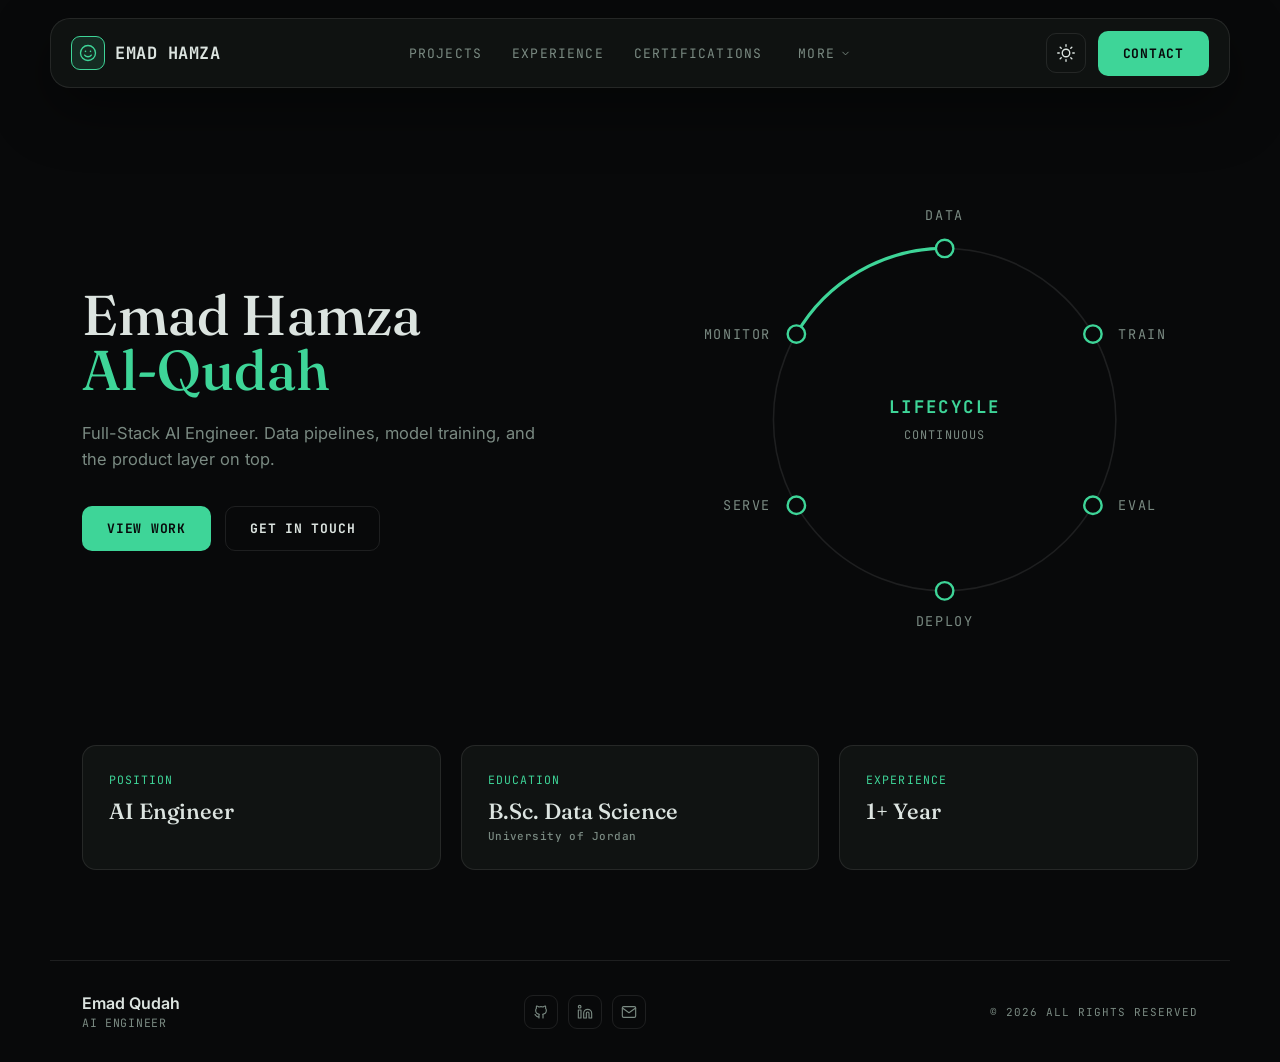
<file: index.html>
<!doctype html>
<html lang="en">
<head>
<meta charset="UTF-8">
<meta name="viewport" content="width=device-width, initial-scale=1.0">
<title>Emad Hamza Al-Qudah — AI Engineer</title>
<meta name="description" content="Portfolio of Emad Hamza Al-Qudah, Full-Stack AI Engineer specialized in bridging the gap between research and production.">
<link rel="preconnect" href="https://fonts.googleapis.com">
<link rel="preconnect" href="https://fonts.gstatic.com" crossorigin>
<link href="https://fonts.googleapis.com/css2?family=Fraunces:opsz,wght@9..144,400;9..144,500;9..144,600&family=Inter:wght@400;500;600;700&family=JetBrains+Mono:wght@400;500;700&display=swap" rel="stylesheet">
<link rel="stylesheet" href="assets/css/base.css">
<link rel="stylesheet" href="assets/css/layout.css">
<link rel="stylesheet" href="assets/css/pages.css">
<script src="assets/js/theme.js" defer></script>
<script src="assets/js/nav.js" defer></script>
</head>
<body data-theme="dark">

  <!-- NAVBAR: shared markup — keep this block in sync across index.html, projects.html, experience.html, certifications.html, skills.html -->
  <nav class="navbar" aria-label="Primary">
    <div class="nav-left">
      <a class="logo" id="logoBtn" href="index.html" aria-label="Emad Hamza Al-Qudah — home">
        <svg class="face face-happy" viewBox="0 0 24 24" fill="none" stroke="currentColor" stroke-width="1.6" stroke-linecap="round" stroke-linejoin="round">
          <circle cx="12" cy="12" r="9"/>
          <circle cx="9" cy="10" r="1" fill="currentColor" stroke="none"/>
          <circle cx="15" cy="10" r="1" fill="currentColor" stroke="none"/>
          <path d="M8 14.5c1 1.3 2.4 2 4 2s3-.7 4-2"/>
        </svg>
        <svg class="face face-sad" viewBox="0 0 24 24" fill="none" stroke="currentColor" stroke-width="1.6" stroke-linecap="round" stroke-linejoin="round">
          <circle cx="12" cy="12" r="9"/>
          <circle cx="9" cy="10" r="1" fill="currentColor" stroke="none"/>
          <circle cx="15" cy="10" r="1" fill="currentColor" stroke="none"/>
          <path d="M8 16c1-1.3 2.4-2 4-2s3 .7 4 2"/>
        </svg>
      </a>
      <span class="logo-text">Emad Hamza</span>
    </div>

    <div class="nav-links">
      <a href="projects.html" class="nav-link">Projects</a>
      <a href="experience.html" class="nav-link">Experience</a>
      <a href="certifications.html" class="nav-link">Certifications</a>
      <div class="dropdown-wrapper" id="moreWrapper">
        <button class="nav-link dropdown-trigger" id="moreTrigger" aria-haspopup="true" aria-expanded="false">
          More
          <svg viewBox="0 0 24 24" fill="none" stroke="currentColor" stroke-width="2" stroke-linecap="round" stroke-linejoin="round"><polyline points="6 9 12 15 18 9"/></svg>
        </button>
        <div class="dropdown-panel" id="morePanel" role="menu" aria-label="More">
          <a href="skills.html" class="dropdown-item" role="menuitem">
            <svg viewBox="0 0 24 24" fill="none" stroke="currentColor" stroke-width="1.7" stroke-linecap="round" stroke-linejoin="round"><line x1="4" y1="21" x2="4" y2="14"/><line x1="4" y1="10" x2="4" y2="3"/><line x1="12" y1="21" x2="12" y2="12"/><line x1="12" y1="8" x2="12" y2="3"/><line x1="20" y1="21" x2="20" y2="16"/><line x1="20" y1="12" x2="20" y2="3"/><line x1="1" y1="14" x2="7" y2="14"/><line x1="9" y1="8" x2="15" y2="8"/><line x1="17" y1="16" x2="23" y2="16"/></svg>
            Skills
          </a>
          <div class="dropdown-divider"></div>
          <!-- resume file placeholder — add the real PDF at assets/resume.pdf -->
          <span class="dropdown-label">Resume</span>
          <a href="assets/Emad_AlQudah_AI_Engineer_CV.pdf" class="dropdown-item" target="_blank" rel="noopener" role="menuitem">
            <svg viewBox="0 0 24 24" fill="none" stroke="currentColor" stroke-width="1.7" stroke-linecap="round" stroke-linejoin="round"><path d="M1 12s4-8 11-8 11 8 11 8-4 8-11 8-11-8-11-8z"/><circle cx="12" cy="12" r="3"/></svg>
            Display
          </a>
          <a href="assets/Emad_AlQudah_AI_Engineer_CV.pdf" download="Emad_Hamza_Al-Qudah_Resume.pdf" class="dropdown-item" role="menuitem">
            <svg viewBox="0 0 24 24" fill="none" stroke="currentColor" stroke-width="1.7" stroke-linecap="round" stroke-linejoin="round"><path d="M21 15v4a2 2 0 0 1-2 2H5a2 2 0 0 1-2-2v-4"/><polyline points="7 10 12 15 17 10"/><line x1="12" y1="15" x2="12" y2="3"/></svg>
            Download
          </a>
        </div>
      </div>
    </div>

    <div class="nav-right">
      <button class="theme-toggle" id="themeToggle" aria-label="Toggle color theme" aria-pressed="false">
        <svg class="icon-sun" viewBox="0 0 24 24" fill="none" stroke="currentColor" stroke-width="1.8" stroke-linecap="round" stroke-linejoin="round"><circle cx="12" cy="12" r="5"/><line x1="12" y1="1" x2="12" y2="3"/><line x1="12" y1="21" x2="12" y2="23"/><line x1="4.22" y1="4.22" x2="5.64" y2="5.64"/><line x1="18.36" y1="18.36" x2="19.78" y2="19.78"/><line x1="1" y1="12" x2="3" y2="12"/><line x1="21" y1="12" x2="23" y2="12"/><line x1="4.22" y1="19.78" x2="5.64" y2="18.36"/><line x1="18.36" y1="5.64" x2="19.78" y2="4.22"/></svg>
        <svg class="icon-moon" viewBox="0 0 24 24" fill="none" stroke="currentColor" stroke-width="1.8" stroke-linecap="round" stroke-linejoin="round"><path d="M21 12.79A9 9 0 1 1 11.21 3 7 7 0 0 0 21 12.79z"/></svg>
      </button>

      <button type="button" class="hamburger" id="mobileMenuToggle" aria-label="Open menu" aria-expanded="false" aria-controls="mobileNavPanel">
        <span class="hamburger-bar"></span>
        <span class="hamburger-bar"></span>
        <span class="hamburger-bar"></span>
      </button>

      <div class="dropdown-wrapper" id="contactWrapper">
        <button class="btn btn-solid" id="contactTrigger" aria-haspopup="true" aria-expanded="false">Contact</button>
        <div class="dropdown-panel" id="contactPanel" role="menu" aria-label="Contact details">
          <!-- placeholder contact details — replace with real values -->
          <a href="tel:+962790145094" class="dropdown-item" role="menuitem">
            <svg viewBox="0 0 24 24" fill="none" stroke="currentColor" stroke-width="1.7" stroke-linecap="round" stroke-linejoin="round"><path d="M22 16.92v3a2 2 0 0 1-2.18 2 19.79 19.79 0 0 1-8.63-3.07 19.5 19.5 0 0 1-6-6 19.79 19.79 0 0 1-3.07-8.67A2 2 0 0 1 4.11 2h3a2 2 0 0 1 2 1.72c.127.96.361 1.903.7 2.81a2 2 0 0 1-.45 2.11L8.09 9.91a16 16 0 0 0 6 6l1.27-1.27a2 2 0 0 1 2.11-.45c.907.339 1.85.573 2.81.7A2 2 0 0 1 22 16.92z"/></svg>
            +962 79 014 5094
          </a>
          <a href="mailto:qudahemad@yahoo.com" class="dropdown-item" role="menuitem">
            <svg viewBox="0 0 24 24" fill="none" stroke="currentColor" stroke-width="1.7" stroke-linecap="round" stroke-linejoin="round"><path d="M4 4h16a2 2 0 0 1 2 2v12a2 2 0 0 1-2 2H4a2 2 0 0 1-2-2V6a2 2 0 0 1 2-2z"/><polyline points="22,6 12,13 2,6"/></svg>
            qudahemad@yahoo.com
          </a>
          <div class="dropdown-item static">
            <svg viewBox="0 0 24 24" fill="none" stroke="currentColor" stroke-width="1.7" stroke-linecap="round" stroke-linejoin="round"><path d="M21 10c0 7-9 13-9 13s-9-6-9-13a9 9 0 0 1 18 0z"/><circle cx="12" cy="10" r="3"/></svg>
            Amman, Jordan
          </div>
          <div class="dropdown-divider"></div>
          <div class="social-row">
            <a href="https://github.com/3madQudah" class="icon-link" target="_blank" rel="noopener" aria-label="GitHub">
              <svg viewBox="0 0 24 24" fill="none" stroke="currentColor" stroke-width="1.7" stroke-linecap="round" stroke-linejoin="round"><path d="M9 19c-4.3 1.4-4.3-2.5-6-3m12 5v-3.5c0-1 .1-1.4-.5-2 2.8-.3 5.5-1.4 5.5-6a4.6 4.6 0 0 0-1.3-3.2 4.2 4.2 0 0 0-.1-3.2s-1.1-.3-3.5 1.3a12.3 12.3 0 0 0-6.2 0C6.5 2.8 5.4 3.1 5.4 3.1a4.2 4.2 0 0 0-.1 3.2A4.6 4.6 0 0 0 4 9.5c0 4.6 2.7 5.7 5.5 6-.6.6-.6 1.2-.5 2V21"/></svg>
            </a>
            <a href="https://www.linkedin.com/in/emadalqudah/" class="icon-link" target="_blank" rel="noopener" aria-label="LinkedIn">
              <svg viewBox="0 0 24 24" fill="none" stroke="currentColor" stroke-width="1.7" stroke-linecap="round" stroke-linejoin="round"><path d="M16 8a6 6 0 0 1 6 6v7h-4v-7a2 2 0 0 0-2-2 2 2 0 0 0-2 2v7h-4v-7a6 6 0 0 1 6-6z"/><rect x="2" y="9" width="4" height="12"/><circle cx="4" cy="4" r="2"/></svg>
            </a>
          </div>
        </div>
      </div>
    </div>
  </nav>

  <!-- MOBILE NAV PANEL: shared markup — keep this block in sync across
       index.html, projects.html, experience.html, certifications.html,
       skills.html. Open/close/focus-trap logic lives in assets/js/nav.js,
       fully independent of the MORE/CONTACT dropdown code above it. -->
  <div class="mobile-nav-panel" id="mobileNavPanel" role="dialog" aria-modal="true" aria-label="Mobile navigation" hidden>
    <div class="mobile-nav-inner">
      <a href="projects.html" class="mobile-nav-link">Projects</a>
      <a href="experience.html" class="mobile-nav-link">Experience</a>
      <a href="certifications.html" class="mobile-nav-link">Certifications</a>
      <a href="skills.html" class="mobile-nav-link">Skills</a>
      <div class="mobile-nav-divider"></div>
      <span class="dropdown-label">Resume</span>
      <div class="mobile-resume-row">
        <a href="assets/Emad_AlQudah_AI_Engineer_CV.pdf" class="btn btn-outline mobile-resume-btn" target="_blank" rel="noopener">
          <svg viewBox="0 0 24 24" fill="none" stroke="currentColor" stroke-width="1.7" stroke-linecap="round" stroke-linejoin="round"><path d="M1 12s4-8 11-8 11 8 11 8-4 8-11 8-11-8-11-8z"/><circle cx="12" cy="12" r="3"/></svg>
          Display
        </a>
        <a href="assets/Emad_AlQudah_AI_Engineer_CV.pdf" download="Emad_Hamza_Al-Qudah_Resume.pdf" class="btn btn-outline mobile-resume-btn">
          <svg viewBox="0 0 24 24" fill="none" stroke="currentColor" stroke-width="1.7" stroke-linecap="round" stroke-linejoin="round"><path d="M21 15v4a2 2 0 0 1-2 2H5a2 2 0 0 1-2-2v-4"/><polyline points="7 10 12 15 17 10"/><line x1="12" y1="15" x2="12" y2="3"/></svg>
          Download
        </a>
      </div>
    </div>
  </div>

  <main>
    <section class="hero">
      <div class="hero-copy">
        <h1 class="hero-title">Emad Hamza <span class="hero-title-surname">Al‑Qudah</span></h1>
        <p class="hero-tagline">Full-Stack AI Engineer. Data pipelines, model training, and the product layer on top.</p>
        <div class="hero-actions">
          <a href="projects.html" class="btn btn-solid">View Work</a>
          <button class="btn btn-outline" id="heroContactBtn">Get in Touch</button>
        </div>
      </div>

      <div class="hero-visual">
        <svg class="lifecycle-svg" viewBox="0 0 320 320" width="100%" role="img" aria-labelledby="lifecycleTitle lifecycleDesc">
          <title id="lifecycleTitle">AI engineering lifecycle diagram</title>
          <desc id="lifecycleDesc">A continuous six-stage cycle, read clockwise: Data, Train, Eval, Deploy, Serve, and Monitor, looping back to Data.</desc>

          <circle class="lifecycle-ring" cx="160" cy="160" r="108"/>

          <g class="lifecycle-arc-group">
            <path class="lifecycle-arc" d="M66.47,106 A108,108 0 0 1 160,52"/>
          </g>

          <g class="lifecycle-nodes">
            <circle class="lifecycle-node" cx="160" cy="52" r="5.5" style="animation-delay:0s"/>
            <circle class="lifecycle-node" cx="253.53" cy="106" r="5.5" style="animation-delay:-2.333s"/>
            <circle class="lifecycle-node" cx="253.53" cy="214" r="5.5" style="animation-delay:-4.667s"/>
            <circle class="lifecycle-node" cx="160" cy="268" r="5.5" style="animation-delay:-7s"/>
            <circle class="lifecycle-node" cx="66.47" cy="214" r="5.5" style="animation-delay:-9.333s"/>
            <circle class="lifecycle-node" cx="66.47" cy="106" r="5.5" style="animation-delay:-11.667s"/>
          </g>

          <g class="lifecycle-labels">
            <text class="lifecycle-label" x="160" y="34" text-anchor="middle">DATA</text>
            <text class="lifecycle-label" x="269.53" y="109" text-anchor="start">TRAIN</text>
            <text class="lifecycle-label" x="269.53" y="217" text-anchor="start">EVAL</text>
            <text class="lifecycle-label" x="160" y="290" text-anchor="middle">DEPLOY</text>
            <text class="lifecycle-label" x="50.47" y="217" text-anchor="end">SERVE</text>
            <text class="lifecycle-label" x="50.47" y="109" text-anchor="end">MONITOR</text>
          </g>

          <text class="lifecycle-center-title" x="160" y="156" text-anchor="middle">LIFECYCLE</text>
          <text class="lifecycle-center-sub" x="160" y="172" text-anchor="middle">CONTINUOUS</text>
        </svg>
      </div>
    </section>

    <section class="info-cards">
      <div class="card">
        <span class="card-label">Position</span>
        <div class="card-value">AI Engineer</div>
      </div>
      <div class="card">
        <span class="card-label">Education</span>
        <div class="card-value">
          <span class="card-value-primary">B.Sc. Data Science</span>
          <span class="card-value-sub">University of Jordan</span>
        </div>
      </div>
      <div class="card">
        <span class="card-label">Experience</span>
        <div class="card-value">1+ Year</div>
      </div>
    </section>
  </main>

  <!-- FOOTER: shared markup — keep this block in sync across index.html, projects.html, experience.html, certifications.html, skills.html -->
  <footer class="footer">
    <div class="footer-brand">
      <div class="name">Emad Qudah</div>
      <div class="role mono"> AI ENGINEER</div>
    </div>
    <div class="footer-social">
      <!-- placeholder social links — replace with real profiles -->
      <a href="https://github.com/3madQudah" class="icon-link" target="_blank" rel="noopener" aria-label="GitHub">
        <svg viewBox="0 0 24 24" fill="none" stroke="currentColor" stroke-width="1.7" stroke-linecap="round" stroke-linejoin="round"><path d="M9 19c-4.3 1.4-4.3-2.5-6-3m12 5v-3.5c0-1 .1-1.4-.5-2 2.8-.3 5.5-1.4 5.5-6a4.6 4.6 0 0 0-1.3-3.2 4.2 4.2 0 0 0-.1-3.2s-1.1-.3-3.5 1.3a12.3 12.3 0 0 0-6.2 0C6.5 2.8 5.4 3.1 5.4 3.1a4.2 4.2 0 0 0-.1 3.2A4.6 4.6 0 0 0 4 9.5c0 4.6 2.7 5.7 5.5 6-.6.6-.6 1.2-.5 2V21"/></svg>
      </a>
      <a href="https://www.linkedin.com/in/emadalqudah/" class="icon-link" target="_blank" rel="noopener" aria-label="LinkedIn">
        <svg viewBox="0 0 24 24" fill="none" stroke="currentColor" stroke-width="1.7" stroke-linecap="round" stroke-linejoin="round"><path d="M16 8a6 6 0 0 1 6 6v7h-4v-7a2 2 0 0 0-2-2 2 2 0 0 0-2 2v7h-4v-7a6 6 0 0 1 6-6z"/><rect x="2" y="9" width="4" height="12"/><circle cx="4" cy="4" r="2"/></svg>
      </a>
      <a href="mailto:qudahemad@yahoo.com" class="icon-link" aria-label="Email">
        <svg viewBox="0 0 24 24" fill="none" stroke="currentColor" stroke-width="1.7" stroke-linecap="round" stroke-linejoin="round"><path d="M4 4h16a2 2 0 0 1 2 2v12a2 2 0 0 1-2 2H4a2 2 0 0 1-2-2V6a2 2 0 0 1 2-2z"/><polyline points="22,6 12,13 2,6"/></svg>
      </a>
    </div>
    <div class="footer-copy">© 2026 All Rights Reserved</div>
  </footer>
</body>
</html>
</file>
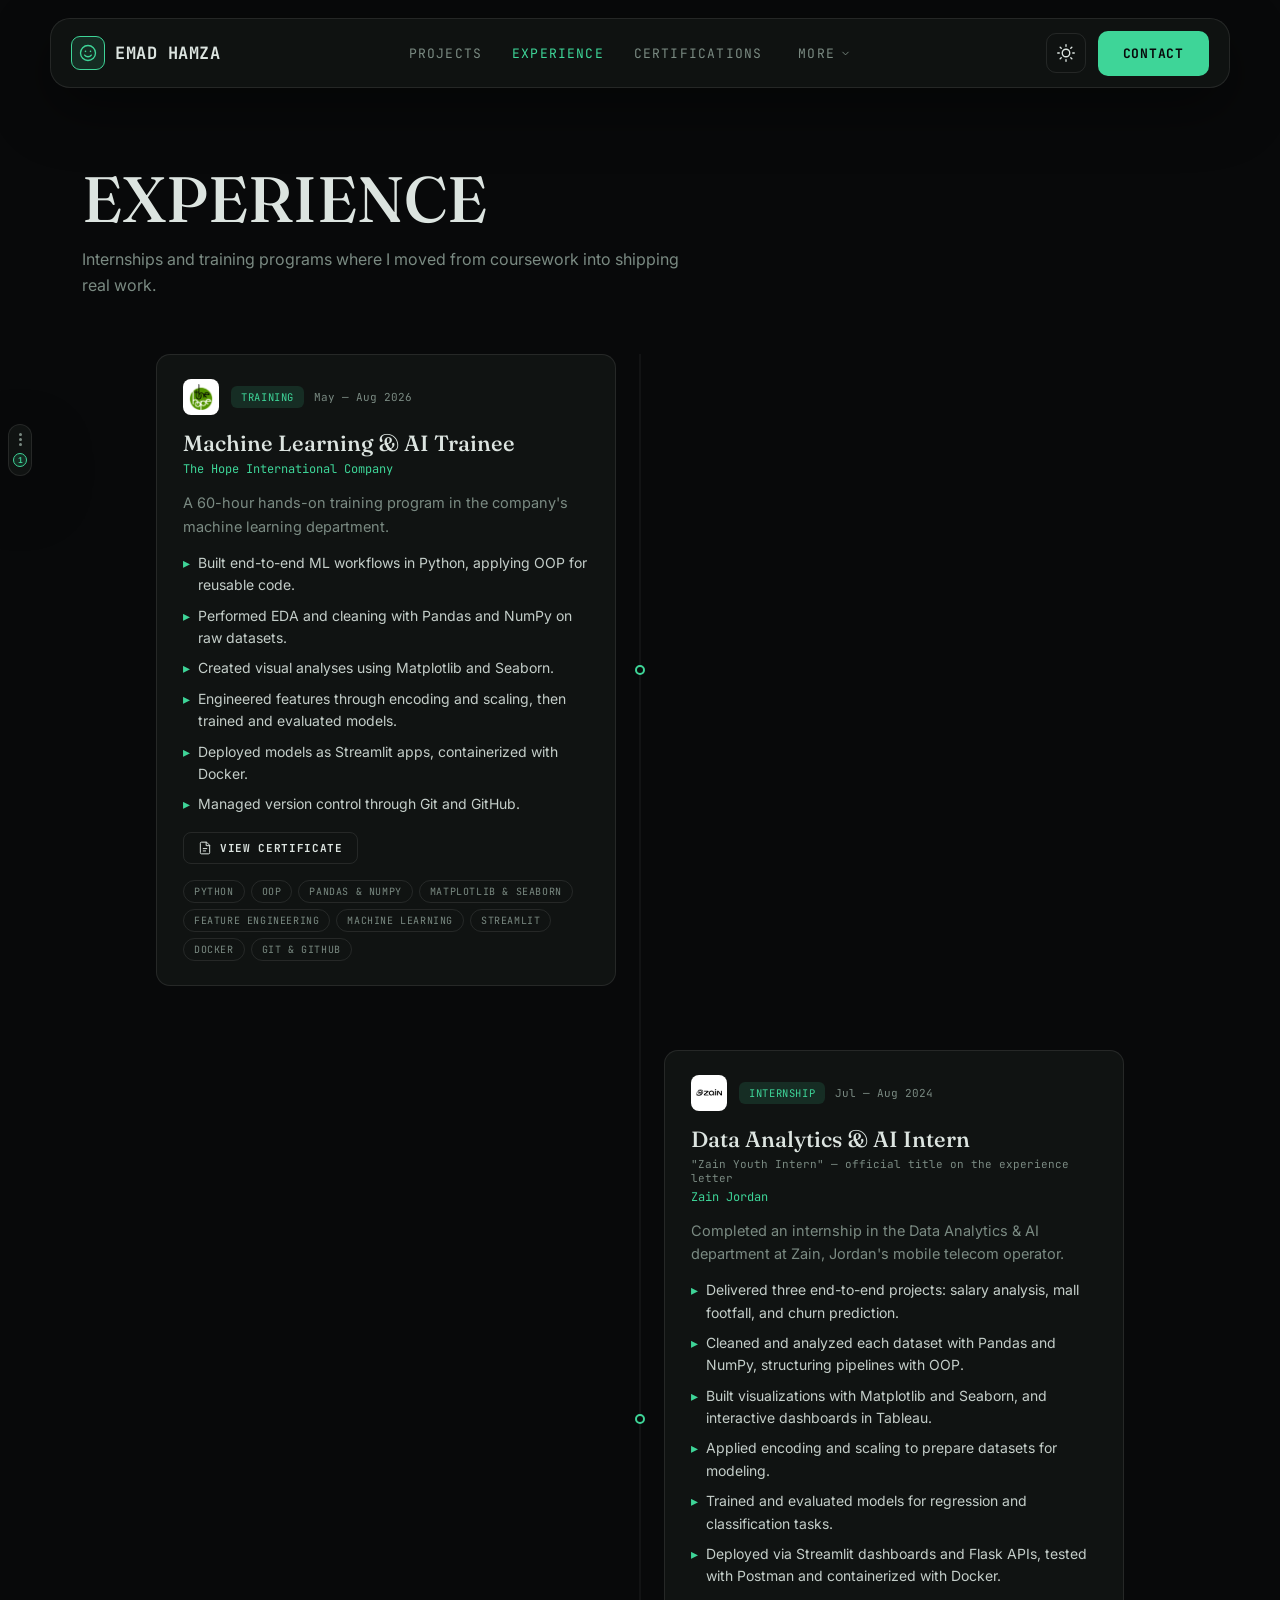
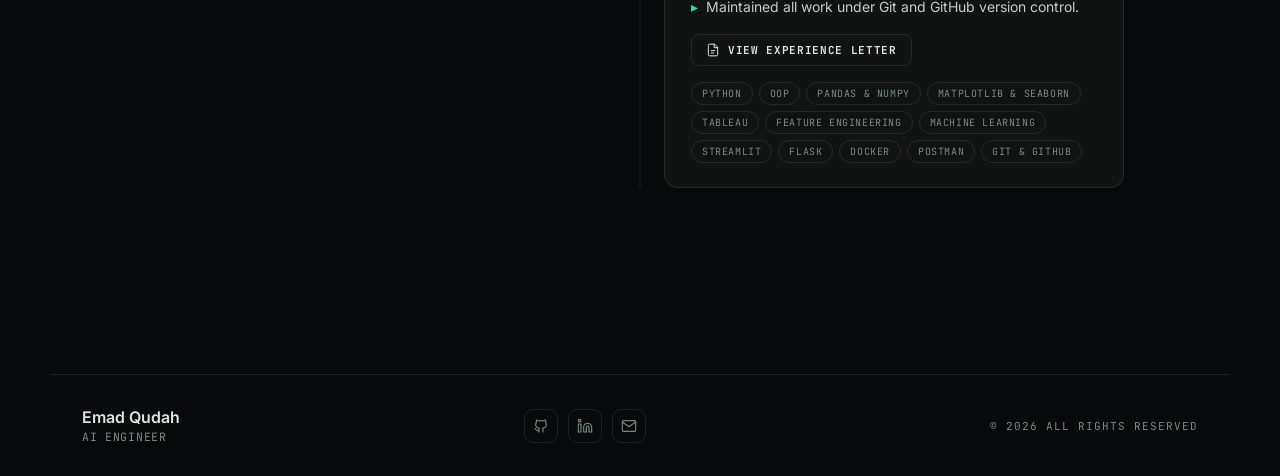
<file: experience.html>
<!doctype html>
<html lang="en">
<head>
<meta charset="UTF-8">
<meta name="viewport" content="width=device-width, initial-scale=1.0">
<title>Experience — Emad Hamza Al-Qudah</title>
<meta name="description" content="Professional experience of Emad Hamza Al-Qudah, Full-Stack AI Engineer.">
<link rel="preconnect" href="https://fonts.googleapis.com">
<link rel="preconnect" href="https://fonts.gstatic.com" crossorigin>
<link href="https://fonts.googleapis.com/css2?family=Fraunces:opsz,wght@9..144,400;9..144,500;9..144,600&family=Inter:wght@400;500;600;700&family=JetBrains+Mono:wght@400;500;700&display=swap" rel="stylesheet">
<link rel="stylesheet" href="assets/css/base.css">
<link rel="stylesheet" href="assets/css/layout.css">
<link rel="stylesheet" href="assets/css/pages.css">
<script src="assets/js/theme.js" defer></script>
<script src="assets/js/nav.js" defer></script>
<script src="assets/js/cert-modal.js" defer></script>
<script src="assets/js/section-nav.js" defer></script>
</head>
<body data-theme="dark">

  <!-- NAVBAR: shared markup — keep this block in sync across index.html, projects.html, experience.html, certifications.html, skills.html -->
  <nav class="navbar" aria-label="Primary">
    <div class="nav-left">
      <a class="logo" id="logoBtn" href="index.html" aria-label="Emad Hamza Al-Qudah — home">
        <svg class="face face-happy" viewBox="0 0 24 24" fill="none" stroke="currentColor" stroke-width="1.6" stroke-linecap="round" stroke-linejoin="round">
          <circle cx="12" cy="12" r="9"/>
          <circle cx="9" cy="10" r="1" fill="currentColor" stroke="none"/>
          <circle cx="15" cy="10" r="1" fill="currentColor" stroke="none"/>
          <path d="M8 14.5c1 1.3 2.4 2 4 2s3-.7 4-2"/>
        </svg>
        <svg class="face face-sad" viewBox="0 0 24 24" fill="none" stroke="currentColor" stroke-width="1.6" stroke-linecap="round" stroke-linejoin="round">
          <circle cx="12" cy="12" r="9"/>
          <circle cx="9" cy="10" r="1" fill="currentColor" stroke="none"/>
          <circle cx="15" cy="10" r="1" fill="currentColor" stroke="none"/>
          <path d="M8 16c1-1.3 2.4-2 4-2s3 .7 4 2"/>
        </svg>
      </a>
      <span class="logo-text">Emad Hamza</span>
    </div>

    <div class="nav-links">
      <a href="projects.html" class="nav-link">Projects</a>
      <a href="experience.html" class="nav-link" aria-current="page">Experience</a>
      <a href="certifications.html" class="nav-link">Certifications</a>
      <div class="dropdown-wrapper" id="moreWrapper">
        <button class="nav-link dropdown-trigger" id="moreTrigger" aria-haspopup="true" aria-expanded="false">
          More
          <svg viewBox="0 0 24 24" fill="none" stroke="currentColor" stroke-width="2" stroke-linecap="round" stroke-linejoin="round"><polyline points="6 9 12 15 18 9"/></svg>
        </button>
        <div class="dropdown-panel" id="morePanel" role="menu" aria-label="More">
          <a href="skills.html" class="dropdown-item" role="menuitem">
            <svg viewBox="0 0 24 24" fill="none" stroke="currentColor" stroke-width="1.7" stroke-linecap="round" stroke-linejoin="round"><line x1="4" y1="21" x2="4" y2="14"/><line x1="4" y1="10" x2="4" y2="3"/><line x1="12" y1="21" x2="12" y2="12"/><line x1="12" y1="8" x2="12" y2="3"/><line x1="20" y1="21" x2="20" y2="16"/><line x1="20" y1="12" x2="20" y2="3"/><line x1="1" y1="14" x2="7" y2="14"/><line x1="9" y1="8" x2="15" y2="8"/><line x1="17" y1="16" x2="23" y2="16"/></svg>
            Skills
          </a>
          <div class="dropdown-divider"></div>
          <!-- resume file placeholder — add the real PDF at assets/resume.pdf -->
          <span class="dropdown-label">Resume</span>
          <a href="assets/Emad_AlQudah_AI_Engineer_CV.pdf" class="dropdown-item" target="_blank" rel="noopener" role="menuitem">
            <svg viewBox="0 0 24 24" fill="none" stroke="currentColor" stroke-width="1.7" stroke-linecap="round" stroke-linejoin="round"><path d="M1 12s4-8 11-8 11 8 11 8-4 8-11 8-11-8-11-8z"/><circle cx="12" cy="12" r="3"/></svg>
            Display
          </a>
          <a href="assets/Emad_AlQudah_AI_Engineer_CV.pdf" download="Emad_Hamza_Al-Qudah_Resume.pdf" class="dropdown-item" role="menuitem">
            <svg viewBox="0 0 24 24" fill="none" stroke="currentColor" stroke-width="1.7" stroke-linecap="round" stroke-linejoin="round"><path d="M21 15v4a2 2 0 0 1-2 2H5a2 2 0 0 1-2-2v-4"/><polyline points="7 10 12 15 17 10"/><line x1="12" y1="15" x2="12" y2="3"/></svg>
            Download
          </a>
        </div>
      </div>
    </div>

    <div class="nav-right">
      <button class="theme-toggle" id="themeToggle" aria-label="Toggle color theme" aria-pressed="false">
        <svg class="icon-sun" viewBox="0 0 24 24" fill="none" stroke="currentColor" stroke-width="1.8" stroke-linecap="round" stroke-linejoin="round"><circle cx="12" cy="12" r="5"/><line x1="12" y1="1" x2="12" y2="3"/><line x1="12" y1="21" x2="12" y2="23"/><line x1="4.22" y1="4.22" x2="5.64" y2="5.64"/><line x1="18.36" y1="18.36" x2="19.78" y2="19.78"/><line x1="1" y1="12" x2="3" y2="12"/><line x1="21" y1="12" x2="23" y2="12"/><line x1="4.22" y1="19.78" x2="5.64" y2="18.36"/><line x1="18.36" y1="5.64" x2="19.78" y2="4.22"/></svg>
        <svg class="icon-moon" viewBox="0 0 24 24" fill="none" stroke="currentColor" stroke-width="1.8" stroke-linecap="round" stroke-linejoin="round"><path d="M21 12.79A9 9 0 1 1 11.21 3 7 7 0 0 0 21 12.79z"/></svg>
      </button>

      <button type="button" class="hamburger" id="mobileMenuToggle" aria-label="Open menu" aria-expanded="false" aria-controls="mobileNavPanel">
        <span class="hamburger-bar"></span>
        <span class="hamburger-bar"></span>
        <span class="hamburger-bar"></span>
      </button>

      <div class="dropdown-wrapper" id="contactWrapper">
        <button class="btn btn-solid" id="contactTrigger" aria-haspopup="true" aria-expanded="false">Contact</button>
        <div class="dropdown-panel" id="contactPanel" role="menu" aria-label="Contact details">
          <!-- placeholder contact details — replace with real values -->
          <a href="tel:+962790145094" class="dropdown-item" role="menuitem">
            <svg viewBox="0 0 24 24" fill="none" stroke="currentColor" stroke-width="1.7" stroke-linecap="round" stroke-linejoin="round"><path d="M22 16.92v3a2 2 0 0 1-2.18 2 19.79 19.79 0 0 1-8.63-3.07 19.5 19.5 0 0 1-6-6 19.79 19.79 0 0 1-3.07-8.67A2 2 0 0 1 4.11 2h3a2 2 0 0 1 2 1.72c.127.96.361 1.903.7 2.81a2 2 0 0 1-.45 2.11L8.09 9.91a16 16 0 0 0 6 6l1.27-1.27a2 2 0 0 1 2.11-.45c.907.339 1.85.573 2.81.7A2 2 0 0 1 22 16.92z"/></svg>
            +962 79 014 5094
          </a>
          <a href="mailto:qudahemad@yahoo.com" class="dropdown-item" role="menuitem">
            <svg viewBox="0 0 24 24" fill="none" stroke="currentColor" stroke-width="1.7" stroke-linecap="round" stroke-linejoin="round"><path d="M4 4h16a2 2 0 0 1 2 2v12a2 2 0 0 1-2 2H4a2 2 0 0 1-2-2V6a2 2 0 0 1 2-2z"/><polyline points="22,6 12,13 2,6"/></svg>
            qudahemad@yahoo.com
          </a>
          <div class="dropdown-item static">
            <svg viewBox="0 0 24 24" fill="none" stroke="currentColor" stroke-width="1.7" stroke-linecap="round" stroke-linejoin="round"><path d="M21 10c0 7-9 13-9 13s-9-6-9-13a9 9 0 0 1 18 0z"/><circle cx="12" cy="10" r="3"/></svg>
            Amman, Jordan
          </div>
          <div class="dropdown-divider"></div>
          <div class="social-row">
            <a href="https://github.com/3madQudah" class="icon-link" target="_blank" rel="noopener" aria-label="GitHub">
              <svg viewBox="0 0 24 24" fill="none" stroke="currentColor" stroke-width="1.7" stroke-linecap="round" stroke-linejoin="round"><path d="M9 19c-4.3 1.4-4.3-2.5-6-3m12 5v-3.5c0-1 .1-1.4-.5-2 2.8-.3 5.5-1.4 5.5-6a4.6 4.6 0 0 0-1.3-3.2 4.2 4.2 0 0 0-.1-3.2s-1.1-.3-3.5 1.3a12.3 12.3 0 0 0-6.2 0C6.5 2.8 5.4 3.1 5.4 3.1a4.2 4.2 0 0 0-.1 3.2A4.6 4.6 0 0 0 4 9.5c0 4.6 2.7 5.7 5.5 6-.6.6-.6 1.2-.5 2V21"/></svg>
            </a>
            <a href="https://www.linkedin.com/in/emadalqudah/" class="icon-link" target="_blank" rel="noopener" aria-label="LinkedIn">
              <svg viewBox="0 0 24 24" fill="none" stroke="currentColor" stroke-width="1.7" stroke-linecap="round" stroke-linejoin="round"><path d="M16 8a6 6 0 0 1 6 6v7h-4v-7a2 2 0 0 0-2-2 2 2 0 0 0-2 2v7h-4v-7a6 6 0 0 1 6-6z"/><rect x="2" y="9" width="4" height="12"/><circle cx="4" cy="4" r="2"/></svg>
            </a>
          </div>
        </div>
      </div>
    </div>
  </nav>

  <!-- MOBILE NAV PANEL: shared markup — keep this block in sync across
       index.html, projects.html, experience.html, certifications.html,
       skills.html. Open/close/focus-trap logic lives in assets/js/nav.js,
       fully independent of the MORE/CONTACT dropdown code above it. -->
  <div class="mobile-nav-panel" id="mobileNavPanel" role="dialog" aria-modal="true" aria-label="Mobile navigation" hidden>
    <div class="mobile-nav-inner">
      <a href="projects.html" class="mobile-nav-link">Projects</a>
      <a href="experience.html" class="mobile-nav-link" aria-current="page">Experience</a>
      <a href="certifications.html" class="mobile-nav-link">Certifications</a>
      <a href="skills.html" class="mobile-nav-link">Skills</a>
      <div class="mobile-nav-divider"></div>
      <span class="dropdown-label">Resume</span>
      <div class="mobile-resume-row">
        <a href="assets/Emad_AlQudah_AI_Engineer_CV.pdf" class="btn btn-outline mobile-resume-btn" target="_blank" rel="noopener">
          <svg viewBox="0 0 24 24" fill="none" stroke="currentColor" stroke-width="1.7" stroke-linecap="round" stroke-linejoin="round"><path d="M1 12s4-8 11-8 11 8 11 8-4 8-11 8-11-8-11-8z"/><circle cx="12" cy="12" r="3"/></svg>
          Display
        </a>
        <a href="assets/Emad_AlQudah_AI_Engineer_CV.pdf" download="Emad_Hamza_Al-Qudah_Resume.pdf" class="btn btn-outline mobile-resume-btn">
          <svg viewBox="0 0 24 24" fill="none" stroke="currentColor" stroke-width="1.7" stroke-linecap="round" stroke-linejoin="round"><path d="M21 15v4a2 2 0 0 1-2 2H5a2 2 0 0 1-2-2v-4"/><polyline points="7 10 12 15 17 10"/><line x1="12" y1="15" x2="12" y2="3"/></svg>
          Download
        </a>
      </div>
    </div>
  </div>

  <!-- SECTION NAVIGATOR: mount point for the shared collapsible section
       navigator (assets/js/section-nav.js). data-item-selector picks the
       elements to observe/link (each MUST already have a stable id);
       data-title-selector finds each item's display title within it. -->
  <div id="sectionNav" data-page-label="Experience" data-item-selector=".tl-entry" data-title-selector=".tl-role"></div>

  <main>
    <section class="page-hero">
      <h1 class="page-title">EXPERIENCE</h1>
      <p class="page-intro">Internships and training programs where I moved from coursework into shipping real work.</p>
    </section>

    <section class="tl-section" aria-label="Experience timeline">
      <div class="tl">

        <div class="tl-entry" id="exp-hope-international">
          <span class="tl-dot" aria-hidden="true"></span>
          <div class="tl-card">
            <div class="tl-card-top">
              <div class="tl-logo">
                <img src="assets/experience/al-raja-logo Background Removed.png" alt="Al-Raja International logo" onerror="this.remove(); this.parentElement.classList.add('tl-logo--fallback');">
              </div>
              <div class="tl-date-row">
                <span class="tl-badge">Training</span>
                <span class="tl-dates">May — Aug 2026</span>
              </div>
            </div>
            <h3 class="tl-role">Machine Learning &amp; AI Trainee</h3>
            <div class="tl-company">The Hope International Company</div>
            <p class="tl-desc">A 60-hour hands-on training program in the company's machine learning department.</p>
            <ul class="tl-list">
              <li>Built end-to-end ML workflows in Python, applying OOP for reusable code.</li>
              <li>Performed EDA and cleaning with Pandas and NumPy on raw datasets.</li>
              <li>Created visual analyses using Matplotlib and Seaborn.</li>
              <li>Engineered features through encoding and scaling, then trained and evaluated models.</li>
              <li>Deployed models as Streamlit apps, containerized with Docker.</li>
              <li>Managed version control through Git and GitHub.</li>
            </ul>
            <button type="button" class="btn btn-outline tl-cert-btn" data-pdf-trigger
              data-pdf="assets/certificates/certificate_Emad Hamza Al-Qudah.pdf"
              data-label="Python – Machine Learning – AI Certificate — The Hope International Company">
              <svg viewBox="0 0 24 24" fill="none" stroke="currentColor" stroke-width="1.7" stroke-linecap="round" stroke-linejoin="round" aria-hidden="true"><path d="M14 2H6a2 2 0 0 0-2 2v16a2 2 0 0 0 2 2h12a2 2 0 0 0 2-2V8z"/><polyline points="14 2 14 8 20 8"/><line x1="9" y1="13" x2="15" y2="13"/><line x1="9" y1="17" x2="13" y2="17"/></svg>
              View certificate
            </button>
            <div class="tl-tags">
              <span class="tl-tag">Python</span>
              <span class="tl-tag">OOP</span>
              <span class="tl-tag">Pandas &amp; NumPy</span>
              <span class="tl-tag">Matplotlib &amp; Seaborn</span>
              <span class="tl-tag">Feature Engineering</span>
              <span class="tl-tag">Machine Learning</span>
              <span class="tl-tag">Streamlit</span>
              <span class="tl-tag">Docker</span>
              <span class="tl-tag">Git &amp; GitHub</span>
            </div>
          </div>
        </div>

        <div class="tl-entry" id="exp-zain-jordan">
          <span class="tl-dot" aria-hidden="true"></span>
          <div class="tl-card">
            <div class="tl-card-top">
              <div class="tl-logo">
                <img src="assets/experience/Image.jpg" alt="Zain Jordan logo" onerror="this.remove(); this.parentElement.classList.add('tl-logo--fallback');">
              </div>
              <div class="tl-date-row">
                <span class="tl-badge">Internship</span>
                <span class="tl-dates">Jul — Aug 2024</span>
              </div>
            </div>
            <h3 class="tl-role">Data Analytics &amp; AI Intern</h3>
            <div class="tl-role-note">"Zain Youth Intern" — official title on the experience letter</div>
            <div class="tl-company">Zain Jordan</div>
            <p class="tl-desc">Completed an internship in the Data Analytics &amp; AI department at Zain, Jordan's mobile telecom operator.</p>
            <ul class="tl-list">
              <li>Delivered three end-to-end projects: salary analysis, mall footfall, and churn prediction.</li>
              <li>Cleaned and analyzed each dataset with Pandas and NumPy, structuring pipelines with OOP.</li>
              <li>Built visualizations with Matplotlib and Seaborn, and interactive dashboards in Tableau.</li>
              <li>Applied encoding and scaling to prepare datasets for modeling.</li>
              <li>Trained and evaluated models for regression and classification tasks.</li>
              <li>Deployed via Streamlit dashboards and Flask APIs, tested with Postman and containerized with Docker.</li>
              <li>Maintained all work under Git and GitHub version control.</li>
            </ul>
            <button type="button" class="btn btn-outline tl-cert-btn" data-pdf-trigger
              data-pdf="assets/certificates/Emad AlQudah.pdf"
              data-label="Experience Letter — Zain Jordan">
              <svg viewBox="0 0 24 24" fill="none" stroke="currentColor" stroke-width="1.7" stroke-linecap="round" stroke-linejoin="round" aria-hidden="true"><path d="M14 2H6a2 2 0 0 0-2 2v16a2 2 0 0 0 2 2h12a2 2 0 0 0 2-2V8z"/><polyline points="14 2 14 8 20 8"/><line x1="9" y1="13" x2="15" y2="13"/><line x1="9" y1="17" x2="13" y2="17"/></svg>
              View experience letter
            </button>
            <div class="tl-tags">
              <span class="tl-tag">Python</span>
              <span class="tl-tag">OOP</span>
              <span class="tl-tag">Pandas &amp; NumPy</span>
              <span class="tl-tag">Matplotlib &amp; Seaborn</span>
              <span class="tl-tag">Tableau</span>
              <span class="tl-tag">Feature Engineering</span>
              <span class="tl-tag">Machine Learning</span>
              <span class="tl-tag">Streamlit</span>
              <span class="tl-tag">Flask</span>
              <span class="tl-tag">Docker</span>
              <span class="tl-tag">Postman</span>
              <span class="tl-tag">Git &amp; GitHub</span>
            </div>
          </div>
        </div>

      </div>
    </section>
  </main>

  <!-- FOOTER: shared markup — keep this block in sync across index.html, projects.html, experience.html, certifications.html, skills.html -->
  <footer class="footer">
    <div class="footer-brand">
      <div class="name">Emad Qudah</div>
      <div class="role mono">AI ENGINEER</div>
    </div>
    <div class="footer-social">
      <!-- placeholder social links — replace with real profiles -->
      <a href="https://github.com/3madQudah" class="icon-link" target="_blank" rel="noopener" aria-label="GitHub">
        <svg viewBox="0 0 24 24" fill="none" stroke="currentColor" stroke-width="1.7" stroke-linecap="round" stroke-linejoin="round"><path d="M9 19c-4.3 1.4-4.3-2.5-6-3m12 5v-3.5c0-1 .1-1.4-.5-2 2.8-.3 5.5-1.4 5.5-6a4.6 4.6 0 0 0-1.3-3.2 4.2 4.2 0 0 0-.1-3.2s-1.1-.3-3.5 1.3a12.3 12.3 0 0 0-6.2 0C6.5 2.8 5.4 3.1 5.4 3.1a4.2 4.2 0 0 0-.1 3.2A4.6 4.6 0 0 0 4 9.5c0 4.6 2.7 5.7 5.5 6-.6.6-.6 1.2-.5 2V21"/></svg>
      </a>
      <a href="https://www.linkedin.com/in/emadalqudah/" class="icon-link" target="_blank" rel="noopener" aria-label="LinkedIn">
        <svg viewBox="0 0 24 24" fill="none" stroke="currentColor" stroke-width="1.7" stroke-linecap="round" stroke-linejoin="round"><path d="M16 8a6 6 0 0 1 6 6v7h-4v-7a2 2 0 0 0-2-2 2 2 0 0 0-2 2v7h-4v-7a6 6 0 0 1 6-6z"/><rect x="2" y="9" width="4" height="12"/><circle cx="4" cy="4" r="2"/></svg>
      </a>
      <a href="mailto:qudahemad@yahoo.com" class="icon-link" aria-label="Email">
        <svg viewBox="0 0 24 24" fill="none" stroke="currentColor" stroke-width="1.7" stroke-linecap="round" stroke-linejoin="round"><path d="M4 4h16a2 2 0 0 1 2 2v12a2 2 0 0 1-2 2H4a2 2 0 0 1-2-2V6a2 2 0 0 1 2-2z"/><polyline points="22,6 12,13 2,6"/></svg>
      </a>
    </div>
    <div class="footer-copy">© 2026 All Rights Reserved</div>
  </footer>

  <!-- PDF MODAL: single reusable certification preview modal, populated via JS from each
       [data-pdf-trigger] button's data-* attributes. See assets/js/cert-modal.js. -->
  <div class="pdf-modal" id="pdfModal" role="dialog" aria-modal="true" aria-labelledby="pdfModalLabel">
    <div class="pdf-modal-panel">
      <div class="pdf-modal-header">
        <span class="pdf-modal-label" id="pdfModalLabel">Certification Preview</span>
        <a class="pdf-modal-download" id="pdfModalDownload" href="" download>
          <svg viewBox="0 0 24 24" fill="none" stroke="currentColor" stroke-width="1.7" stroke-linecap="round" stroke-linejoin="round" aria-hidden="true"><path d="M21 15v4a2 2 0 0 1-2 2H5a2 2 0 0 1-2-2v-4"/><polyline points="7 10 12 15 17 10"/><line x1="12" y1="15" x2="12" y2="3"/></svg>
          Download PDF
        </a>
        <button type="button" class="pdf-modal-close" id="pdfModalClose" aria-label="Close preview">×</button>
      </div>
      <div class="pdf-modal-body" id="pdfModalBody">
        <iframe class="pdf-modal-frame" id="pdfModalFrame" title=""></iframe>
        <div class="pdf-modal-fallback" id="pdfModalFallback" hidden>
          <p>Inline preview isn't supported in this browser.</p>
          <a class="pdf-modal-fallback-link" id="pdfModalFallbackLink" href="" target="_blank" rel="noopener">Open PDF in new tab</a>
        </div>
      </div>
    </div>
  </div>
</body>
</html>
</file>
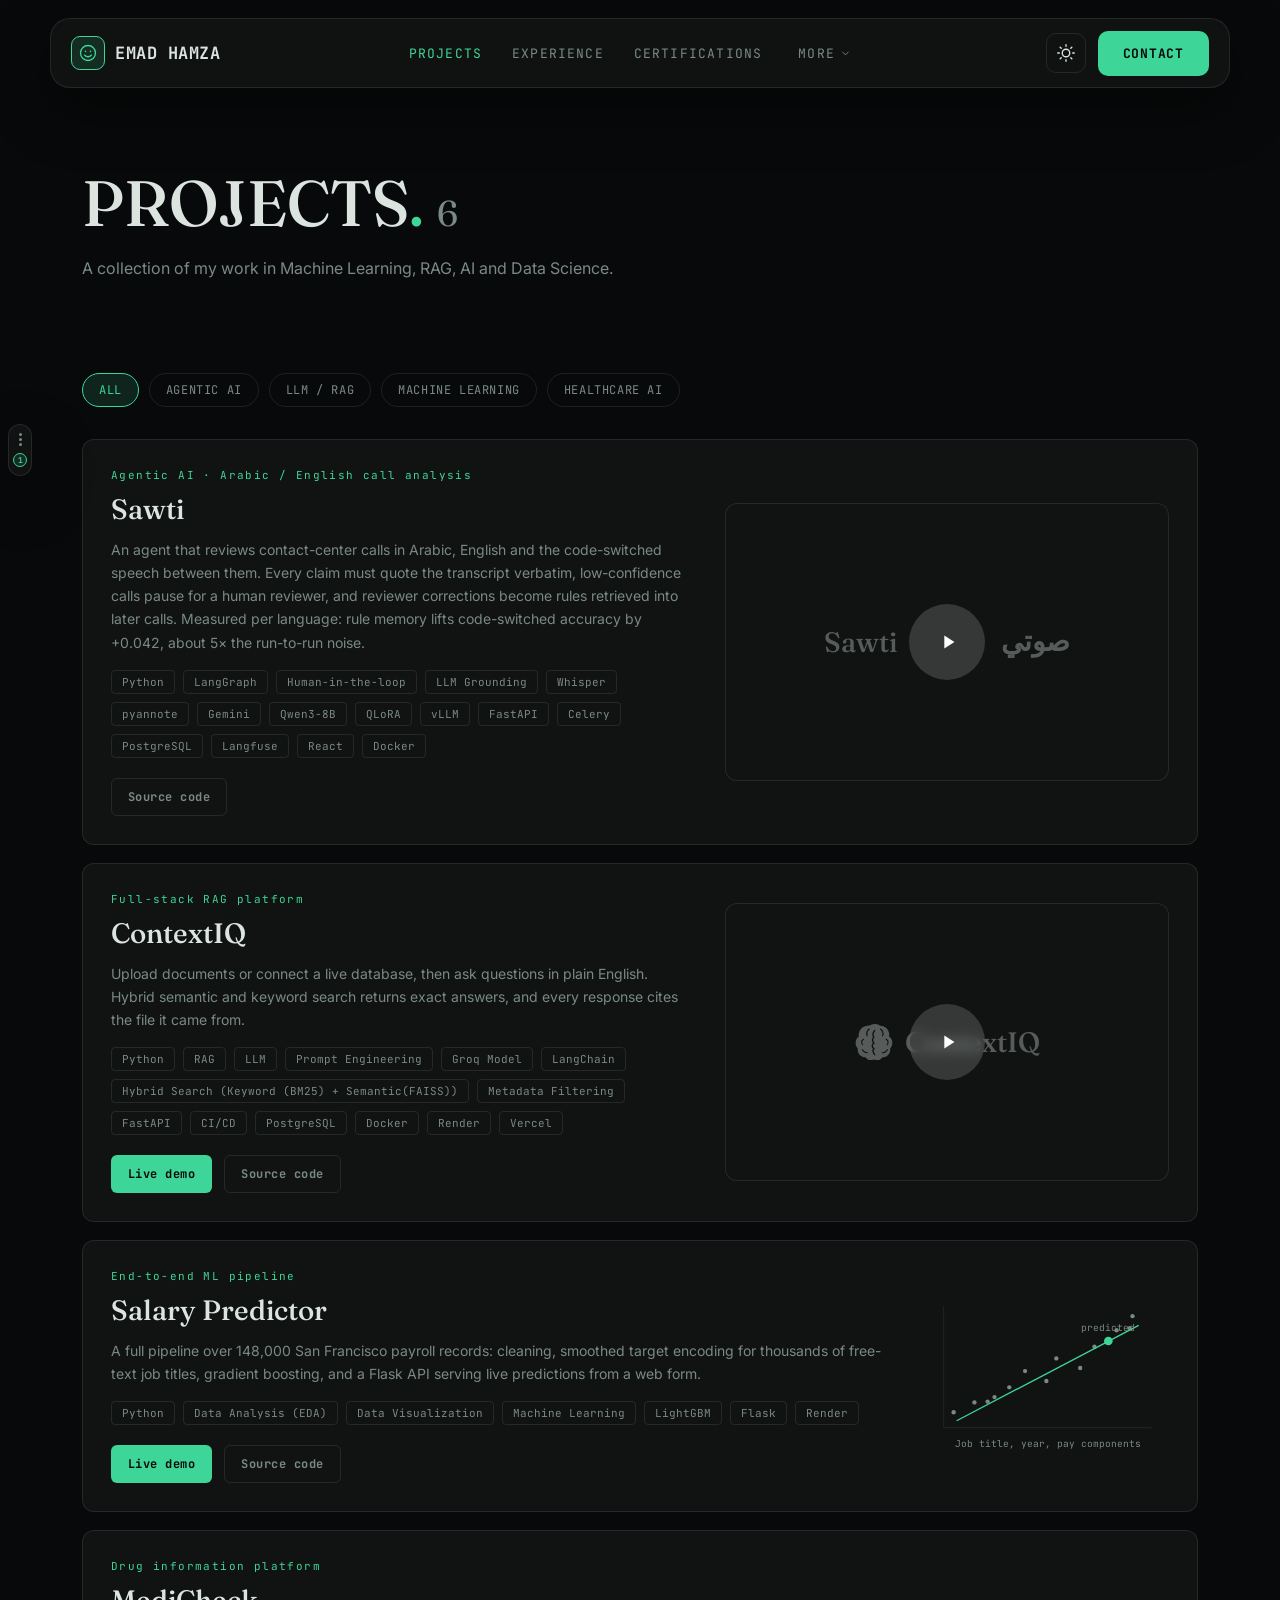
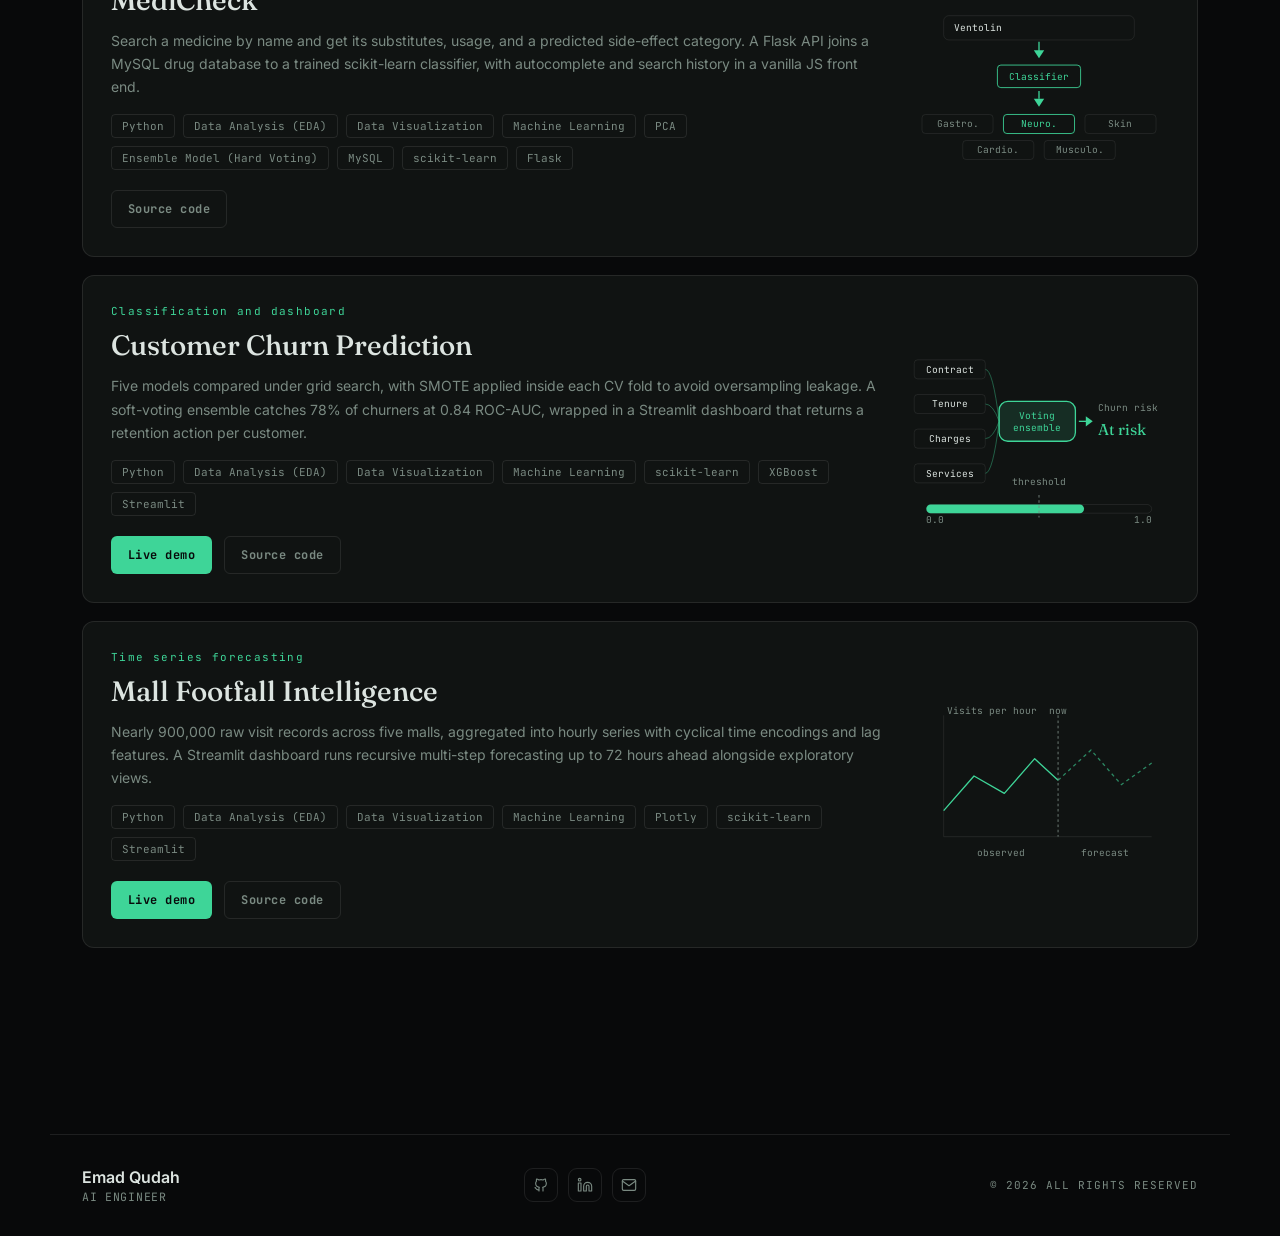
<file: projects.html>
<!doctype html>
<html lang="en">
<head>
<meta charset="UTF-8">
<meta name="viewport" content="width=device-width, initial-scale=1.0">
<title>Projects — Emad Hamza Al-Qudah</title>
<meta name="description" content="Selected projects by Emad Hamza Al-Qudah, Full-Stack AI Engineer.">
<link rel="preconnect" href="https://fonts.googleapis.com">
<link rel="preconnect" href="https://fonts.gstatic.com" crossorigin>
<link href="https://fonts.googleapis.com/css2?family=Fraunces:opsz,wght@9..144,400;9..144,500;9..144,600&family=Inter:wght@400;500;600;700&family=JetBrains+Mono:wght@400;500;700&display=swap" rel="stylesheet">
<link rel="stylesheet" href="assets/css/base.css">
<link rel="stylesheet" href="assets/css/layout.css">
<link rel="stylesheet" href="assets/css/pages.css">
<script src="assets/js/theme.js" defer></script>
<script src="assets/js/nav.js" defer></script>
<script src="assets/js/section-nav.js" defer></script>
<script src="assets/js/project-video.js" defer></script>
</head>
<body data-theme="dark">

  <!-- NAVBAR: shared markup — keep this block in sync across index.html, projects.html, experience.html, certifications.html, skills.html -->
  <nav class="navbar" aria-label="Primary">
    <div class="nav-left">
      <a class="logo" id="logoBtn" href="index.html" aria-label="Emad Hamza Al-Qudah — home">
        <svg class="face face-happy" viewBox="0 0 24 24" fill="none" stroke="currentColor" stroke-width="1.6" stroke-linecap="round" stroke-linejoin="round">
          <circle cx="12" cy="12" r="9"/>
          <circle cx="9" cy="10" r="1" fill="currentColor" stroke="none"/>
          <circle cx="15" cy="10" r="1" fill="currentColor" stroke="none"/>
          <path d="M8 14.5c1 1.3 2.4 2 4 2s3-.7 4-2"/>
        </svg>
        <svg class="face face-sad" viewBox="0 0 24 24" fill="none" stroke="currentColor" stroke-width="1.6" stroke-linecap="round" stroke-linejoin="round">
          <circle cx="12" cy="12" r="9"/>
          <circle cx="9" cy="10" r="1" fill="currentColor" stroke="none"/>
          <circle cx="15" cy="10" r="1" fill="currentColor" stroke="none"/>
          <path d="M8 16c1-1.3 2.4-2 4-2s3 .7 4 2"/>
        </svg>
      </a>
      <span class="logo-text">Emad Hamza</span>
    </div>

    <div class="nav-links">
      <a href="projects.html" class="nav-link" aria-current="page">Projects</a>
      <a href="experience.html" class="nav-link">Experience</a>
      <a href="certifications.html" class="nav-link">Certifications</a>
      <div class="dropdown-wrapper" id="moreWrapper">
        <button class="nav-link dropdown-trigger" id="moreTrigger" aria-haspopup="true" aria-expanded="false">
          More
          <svg viewBox="0 0 24 24" fill="none" stroke="currentColor" stroke-width="2" stroke-linecap="round" stroke-linejoin="round"><polyline points="6 9 12 15 18 9"/></svg>
        </button>
        <div class="dropdown-panel" id="morePanel" role="menu" aria-label="More">
          <a href="skills.html" class="dropdown-item" role="menuitem">
            <svg viewBox="0 0 24 24" fill="none" stroke="currentColor" stroke-width="1.7" stroke-linecap="round" stroke-linejoin="round"><line x1="4" y1="21" x2="4" y2="14"/><line x1="4" y1="10" x2="4" y2="3"/><line x1="12" y1="21" x2="12" y2="12"/><line x1="12" y1="8" x2="12" y2="3"/><line x1="20" y1="21" x2="20" y2="16"/><line x1="20" y1="12" x2="20" y2="3"/><line x1="1" y1="14" x2="7" y2="14"/><line x1="9" y1="8" x2="15" y2="8"/><line x1="17" y1="16" x2="23" y2="16"/></svg>
            Skills
          </a>
          <div class="dropdown-divider"></div>
          <!-- resume file placeholder — add the real PDF at assets/resume.pdf -->
          <span class="dropdown-label">Resume</span>
          <a href="assets/Emad_AlQudah_AI_Engineer_CV.pdf" class="dropdown-item" target="_blank" rel="noopener" role="menuitem">
            <svg viewBox="0 0 24 24" fill="none" stroke="currentColor" stroke-width="1.7" stroke-linecap="round" stroke-linejoin="round"><path d="M1 12s4-8 11-8 11 8 11 8-4 8-11 8-11-8-11-8z"/><circle cx="12" cy="12" r="3"/></svg>
            Display
          </a>
          <a href="assets/Emad_AlQudah_AI_Engineer_CV.pdf" download="Emad_Hamza_Al-Qudah_Resume.pdf" class="dropdown-item" role="menuitem">
            <svg viewBox="0 0 24 24" fill="none" stroke="currentColor" stroke-width="1.7" stroke-linecap="round" stroke-linejoin="round"><path d="M21 15v4a2 2 0 0 1-2 2H5a2 2 0 0 1-2-2v-4"/><polyline points="7 10 12 15 17 10"/><line x1="12" y1="15" x2="12" y2="3"/></svg>
            Download
          </a>
        </div>
      </div>
    </div>

    <div class="nav-right">
      <button class="theme-toggle" id="themeToggle" aria-label="Toggle color theme" aria-pressed="false">
        <svg class="icon-sun" viewBox="0 0 24 24" fill="none" stroke="currentColor" stroke-width="1.8" stroke-linecap="round" stroke-linejoin="round"><circle cx="12" cy="12" r="5"/><line x1="12" y1="1" x2="12" y2="3"/><line x1="12" y1="21" x2="12" y2="23"/><line x1="4.22" y1="4.22" x2="5.64" y2="5.64"/><line x1="18.36" y1="18.36" x2="19.78" y2="19.78"/><line x1="1" y1="12" x2="3" y2="12"/><line x1="21" y1="12" x2="23" y2="12"/><line x1="4.22" y1="19.78" x2="5.64" y2="18.36"/><line x1="18.36" y1="5.64" x2="19.78" y2="4.22"/></svg>
        <svg class="icon-moon" viewBox="0 0 24 24" fill="none" stroke="currentColor" stroke-width="1.8" stroke-linecap="round" stroke-linejoin="round"><path d="M21 12.79A9 9 0 1 1 11.21 3 7 7 0 0 0 21 12.79z"/></svg>
      </button>

      <button type="button" class="hamburger" id="mobileMenuToggle" aria-label="Open menu" aria-expanded="false" aria-controls="mobileNavPanel">
        <span class="hamburger-bar"></span>
        <span class="hamburger-bar"></span>
        <span class="hamburger-bar"></span>
      </button>

      <div class="dropdown-wrapper" id="contactWrapper">
        <button class="btn btn-solid" id="contactTrigger" aria-haspopup="true" aria-expanded="false">Contact</button>
        <div class="dropdown-panel" id="contactPanel" role="menu" aria-label="Contact details">
          <!-- placeholder contact details — replace with real values -->
          <a href="tel:+962790145094" class="dropdown-item" role="menuitem">
            <svg viewBox="0 0 24 24" fill="none" stroke="currentColor" stroke-width="1.7" stroke-linecap="round" stroke-linejoin="round"><path d="M22 16.92v3a2 2 0 0 1-2.18 2 19.79 19.79 0 0 1-8.63-3.07 19.5 19.5 0 0 1-6-6 19.79 19.79 0 0 1-3.07-8.67A2 2 0 0 1 4.11 2h3a2 2 0 0 1 2 1.72c.127.96.361 1.903.7 2.81a2 2 0 0 1-.45 2.11L8.09 9.91a16 16 0 0 0 6 6l1.27-1.27a2 2 0 0 1 2.11-.45c.907.339 1.85.573 2.81.7A2 2 0 0 1 22 16.92z"/></svg>
            +962 79 014 5094
          </a>
          <a href="mailto:qudahemad@yahoo.com" class="dropdown-item" role="menuitem">
            <svg viewBox="0 0 24 24" fill="none" stroke="currentColor" stroke-width="1.7" stroke-linecap="round" stroke-linejoin="round"><path d="M4 4h16a2 2 0 0 1 2 2v12a2 2 0 0 1-2 2H4a2 2 0 0 1-2-2V6a2 2 0 0 1 2-2z"/><polyline points="22,6 12,13 2,6"/></svg>
            qudahemad@yahoo.com
          </a>
          <div class="dropdown-item static">
            <svg viewBox="0 0 24 24" fill="none" stroke="currentColor" stroke-width="1.7" stroke-linecap="round" stroke-linejoin="round"><path d="M21 10c0 7-9 13-9 13s-9-6-9-13a9 9 0 0 1 18 0z"/><circle cx="12" cy="10" r="3"/></svg>
            Amman, Jordan
          </div>
          <div class="dropdown-divider"></div>
          <div class="social-row">
            <a href="https://github.com/3madQudah" class="icon-link" target="_blank" rel="noopener" aria-label="GitHub">
              <svg viewBox="0 0 24 24" fill="none" stroke="currentColor" stroke-width="1.7" stroke-linecap="round" stroke-linejoin="round"><path d="M9 19c-4.3 1.4-4.3-2.5-6-3m12 5v-3.5c0-1 .1-1.4-.5-2 2.8-.3 5.5-1.4 5.5-6a4.6 4.6 0 0 0-1.3-3.2 4.2 4.2 0 0 0-.1-3.2s-1.1-.3-3.5 1.3a12.3 12.3 0 0 0-6.2 0C6.5 2.8 5.4 3.1 5.4 3.1a4.2 4.2 0 0 0-.1 3.2A4.6 4.6 0 0 0 4 9.5c0 4.6 2.7 5.7 5.5 6-.6.6-.6 1.2-.5 2V21"/></svg>
            </a>
            <a href="https://www.linkedin.com/in/emadalqudah/" class="icon-link" target="_blank" rel="noopener" aria-label="LinkedIn">
              <svg viewBox="0 0 24 24" fill="none" stroke="currentColor" stroke-width="1.7" stroke-linecap="round" stroke-linejoin="round"><path d="M16 8a6 6 0 0 1 6 6v7h-4v-7a2 2 0 0 0-2-2 2 2 0 0 0-2 2v7h-4v-7a6 6 0 0 1 6-6z"/><rect x="2" y="9" width="4" height="12"/><circle cx="4" cy="4" r="2"/></svg>
            </a>
          </div>
        </div>
      </div>
    </div>
  </nav>

  <!-- MOBILE NAV PANEL: shared markup — keep this block in sync across
       index.html, projects.html, experience.html, certifications.html,
       skills.html. Open/close/focus-trap logic lives in assets/js/nav.js,
       fully independent of the MORE/CONTACT dropdown code above it. -->
  <div class="mobile-nav-panel" id="mobileNavPanel" role="dialog" aria-modal="true" aria-label="Mobile navigation" hidden>
    <div class="mobile-nav-inner">
      <a href="projects.html" class="mobile-nav-link" aria-current="page">Projects</a>
      <a href="experience.html" class="mobile-nav-link">Experience</a>
      <a href="certifications.html" class="mobile-nav-link">Certifications</a>
      <a href="skills.html" class="mobile-nav-link">Skills</a>
      <div class="mobile-nav-divider"></div>
      <span class="dropdown-label">Resume</span>
      <div class="mobile-resume-row">
        <a href="assets/Emad_AlQudah_AI_Engineer_CV.pdf" class="btn btn-outline mobile-resume-btn" target="_blank" rel="noopener">
          <svg viewBox="0 0 24 24" fill="none" stroke="currentColor" stroke-width="1.7" stroke-linecap="round" stroke-linejoin="round"><path d="M1 12s4-8 11-8 11 8 11 8-4 8-11 8-11-8-11-8z"/><circle cx="12" cy="12" r="3"/></svg>
          Display
        </a>
        <a href="assets/Emad_AlQudah_AI_Engineer_CV.pdf" download="Emad_Hamza_Al-Qudah_Resume.pdf" class="btn btn-outline mobile-resume-btn">
          <svg viewBox="0 0 24 24" fill="none" stroke="currentColor" stroke-width="1.7" stroke-linecap="round" stroke-linejoin="round"><path d="M21 15v4a2 2 0 0 1-2 2H5a2 2 0 0 1-2-2v-4"/><polyline points="7 10 12 15 17 10"/><line x1="12" y1="15" x2="12" y2="3"/></svg>
          Download
        </a>
      </div>
    </div>
  </div>

  <!-- SECTION NAVIGATOR: mount point for the shared collapsible section
       navigator (assets/js/section-nav.js). data-item-selector picks the
       elements to observe/link (each MUST already have a stable id);
       data-title-selector finds each item's display title within it. -->
  <div id="sectionNav" data-page-label="Projects" data-item-selector=".proj-card.proj-feature" data-title-selector=".proj-feature-title"></div>

  <main>
    <section class="page-hero">
      <h1 class="page-title proj-page-title">PROJECTS<span class="cert-heading-dot">.</span></span>
      <span class="cert-heading-count" aria-hidden="true">6</span>
      </h1>
      <p class="page-intro">A collection of my work in Machine Learning, RAG, AI and Data Science.</p>
    </section>

    <section class="proj-section" aria-label="Projects">
      <div class="proj-filters" role="group" aria-label="Filter projects by category">
        <button type="button" class="chip is-active" data-filter="all" aria-pressed="true">All</button>
        <button type="button" class="chip" data-filter="agentic-ai" aria-pressed="false">Agentic AI</button>
        <button type="button" class="chip" data-filter="llm-rag" aria-pressed="false">LLM / RAG</button>
        <button type="button" class="chip" data-filter="machine-learning" aria-pressed="false">Machine Learning</button>
        <button type="button" class="chip" data-filter="healthcare-ai" aria-pressed="false">Healthcare AI</button>
      </div>

      <div class="proj-grid">

        <!-- 1. Sawti -->
        <article class="proj-card proj-feature" id="proj-sawti" data-category="agentic-ai">
          <div class="proj-feature-copy">
            <span class="proj-feature-eyebrow">Agentic AI · Arabic / English call analysis</span>
            <h3 class="proj-feature-title">Sawti</h3>
            <p class="proj-feature-desc">An agent that reviews contact-center calls in Arabic, English and the code-switched speech between them. Every claim must quote the transcript verbatim, low-confidence calls pause for a human reviewer, and reviewer corrections become rules retrieved into later calls. Measured per language: rule memory lifts code-switched accuracy by +0.042, about 5× the run-to-run noise.</p>
            <div class="proj-feature-tags">
              <span class="proj-feature-tag">Python</span>
              <span class="proj-feature-tag">LangGraph</span>
              <span class="proj-feature-tag">Human-in-the-loop</span>
              <span class="proj-feature-tag">LLM Grounding</span>
              <span class="proj-feature-tag">Whisper</span>
              <span class="proj-feature-tag">pyannote</span>
              <span class="proj-feature-tag">Gemini</span>
              <span class="proj-feature-tag">Qwen3-8B</span>
              <span class="proj-feature-tag">QLoRA</span>
              <span class="proj-feature-tag">vLLM</span>
              <span class="proj-feature-tag">FastAPI</span>
              <span class="proj-feature-tag">Celery</span>
              <span class="proj-feature-tag">PostgreSQL</span>
              <span class="proj-feature-tag">Langfuse</span>
              <span class="proj-feature-tag">React</span>
              <span class="proj-feature-tag">Docker</span>
            </div>
            <div class="proj-feature-actions">
              <a class="proj-feature-btn proj-feature-btn--outline" href="https://github.com/3madQudah/sawti" target="_blank" rel="noopener">Source code</a>
            </div>
          </div>

          <div class="proj-feature-art">
            <!-- Click-to-play demo video poster: a wordmark lockup (no logo —
                 two wordmarks with the play button centred between them, see
                 .proj-video-lockup--split in pages.css) with a play button
                 deliberately overlapping it (see .proj-video-circle in
                 pages.css). assets/js/project-video.js swaps the trigger
                 button's contents for a <video> on activation. Generic pattern
                 (keyed off [data-video-src]); both Sawti and ContextIQ opt in
                 via this markup. -->
            <div class="proj-video" data-video-src="assets/video/sawti.mp4">
              <button type="button" class="proj-video-trigger" aria-label="Play Sawti demo video">
                <span class="proj-video-lockup proj-video-lockup--split" aria-hidden="true">
                  <span class="proj-video-wordmark">Sawti</span>
                  <span class="proj-video-wordmark proj-video-wordmark--ar" lang="ar" dir="rtl">صوتي</span>
                </span>
                <span class="proj-video-circle" aria-hidden="true">
                  <svg viewBox="0 0 24 24" width="22" height="22" fill="currentColor"><polygon points="8,5 19,12 8,19"/></svg>
                </span>
              </button>
            </div>
          </div>
        </article>

        <!-- 2. ContextIQ -->
        <article class="proj-card proj-feature" id="proj-contextiq" data-category="llm-rag">
          <div class="proj-feature-copy">
            <span class="proj-feature-eyebrow">Full-stack RAG platform</span>
            <h3 class="proj-feature-title">ContextIQ</h3>
            <p class="proj-feature-desc">Upload documents or connect a live database, then ask questions in plain English. Hybrid semantic and keyword search returns exact answers, and every response cites the file it came from.</p>
            <!-- TODO: confirm real stack -->
            <div class="proj-feature-tags">
              <span class="proj-feature-tag">Python</span>
              <span class="proj-feature-tag">RAG</span>
              <span class="proj-feature-tag">LLM</span>
              <span class="proj-feature-tag">Prompt Engineering</span>
              <span class="proj-feature-tag">Groq Model</span>
              <span class="proj-feature-tag">LangChain</span>
              <span class="proj-feature-tag">Hybrid Search (Keyword (BM25) + Semantic(FAISS))</span>
              <span class="proj-feature-tag">Metadata Filtering</span>
              <span class="proj-feature-tag">FastAPI</span>
              <span class="proj-feature-tag">CI/CD</span>
              <span class="proj-feature-tag">PostgreSQL</span>
              <span class="proj-feature-tag">Docker</span>
              <span class="proj-feature-tag">Render</span>
              <span class="proj-feature-tag">Vercel</span>
            </div>
            <div class="proj-feature-actions">
              <a class="proj-feature-btn proj-feature-btn--solid" href="https://contextiq-rho.vercel.app" target="_blank" rel="noopener">Live demo</a>
              <a class="proj-feature-btn proj-feature-btn--outline" href="https://github.com/3madQudah/contextiq" target="_blank" rel="noopener">Source code</a>
            </div>
          </div>

          <div class="proj-feature-art">
            <!-- Click-to-play demo video poster: a logo+wordmark lockup with a
                 play button deliberately overlapping it (see .proj-video-circle
                 in pages.css). assets/js/project-video.js swaps the trigger
                 button's contents for a <video> on activation. Generic pattern
                 (keyed off [data-video-src]); both Sawti and ContextIQ opt in
                 via this markup. -->
            <div class="proj-video" data-video-src="assets/video/contextiq.mp4">
              <button type="button" class="proj-video-trigger" aria-label="Play ContextIQ demo video">
                <span class="proj-video-lockup" aria-hidden="true">
                  <span class="proj-video-logo" aria-hidden="true"></span>
                  <span class="proj-video-wordmark">ContextIQ</span>
                </span>
                <span class="proj-video-circle" aria-hidden="true">
                  <svg viewBox="0 0 24 24" width="22" height="22" fill="currentColor"><polygon points="8,5 19,12 8,19"/></svg>
                </span>
              </button>
            </div>
          </div>
        </article>

        <!-- 3. Salary Predictor -->
        <article class="proj-card proj-feature" id="proj-salary-predictor" data-category="machine-learning">
          <div class="proj-feature-copy">
            <span class="proj-feature-eyebrow">End-to-end ML pipeline</span>
            <h3 class="proj-feature-title">Salary Predictor</h3>
            <p class="proj-feature-desc">A full pipeline over 148,000 San Francisco payroll records: cleaning, smoothed target encoding for thousands of free-text job titles, gradient boosting, and a Flask API serving live predictions from a web form.</p>
            <div class="proj-feature-tags">
              <span class="proj-feature-tag">Python</span>
              <span class="proj-feature-tag">Data Analysis (EDA)</span>
              <span class="proj-feature-tag">Data Visualization</span>
              <span class="proj-feature-tag">Machine Learning</span>
              <span class="proj-feature-tag">LightGBM</span>
              <span class="proj-feature-tag">Flask</span>
              <span class="proj-feature-tag">Render</span>
            </div>
            <div class="proj-feature-actions">
              <a class="proj-feature-btn proj-feature-btn--solid" href="https://salary-predictor-api-ab3e.onrender.com" target="_blank" rel="noopener">Live demo</a>
              <a class="proj-feature-btn proj-feature-btn--outline" href="https://github.com/3madQudah/salary-prediction-lightgbm" target="_blank" rel="noopener">Source code</a>
            </div>
          </div>

          <div class="proj-feature-art">
            <svg class="proj-feature-svg" viewBox="0 0 300 200" width="100%" role="img" aria-labelledby="salArtTitle salArtDesc">
              <title id="salArtTitle">Salary prediction scatter plot with trend line</title>
              <desc id="salArtDesc">A scatter of salary data points trending upward, with a fitted trend line and one highlighted predicted value.</desc>

              <line class="proj-art-axis" x1="40" y1="20" x2="40" y2="160"/>
              <line class="proj-art-axis" x1="40" y1="160" x2="280" y2="160"/>

              <g class="proj-art-dots">
                <circle class="proj-art-dot" cx="51.5" cy="142.2" r="2.5"/>
                <circle class="proj-art-dot" cx="75.5" cy="130.9" r="2.5"/>
                <circle class="proj-art-dot" cx="90.7" cy="129.9" r="2.5"/>
                <circle class="proj-art-dot" cx="98.7" cy="124.7" r="2.5"/>
                <circle class="proj-art-dot" cx="115.7" cy="113.5" r="2.5"/>
                <circle class="proj-art-dot" cx="133.9" cy="94.7" r="2.5"/>
                <circle class="proj-art-dot" cx="158.5" cy="106.2" r="2.5"/>
                <circle class="proj-art-dot" cx="170" cy="80.1" r="2.5"/>
                <circle class="proj-art-dot" cx="197.5" cy="91.2" r="2.5"/>
                <circle class="proj-art-dot" cx="214" cy="66.6" r="2.5"/>
                <circle class="proj-art-dot" cx="239.5" cy="47.6" r="2.5"/>
                <circle class="proj-art-dot" cx="254.7" cy="45.3" r="2.5"/>
                <circle class="proj-art-dot" cx="257.9" cy="31.3" r="2.5"/>
              </g>

              <line class="proj-art-trend" x1="55" y1="152" x2="265" y2="42" stroke="currentColor" fill="none"/>
              <circle class="proj-art-predicted-dot" cx="230" cy="60" r="5" fill="currentColor"/>
              <text class="proj-art-muted-label" x="230" y="45" text-anchor="middle" dominant-baseline="central">predicted</text>

              <text class="proj-art-muted-label" x="160" y="178" text-anchor="middle" dominant-baseline="central">Job title, year, pay components</text>
            </svg>
          </div>
        </article>

        <!-- 4. MediCheck -->
        <article class="proj-card proj-feature" id="proj-medicheck" data-category="healthcare-ai">
          <div class="proj-feature-copy">
            <span class="proj-feature-eyebrow">Drug information platform</span>
            <h3 class="proj-feature-title">MediCheck</h3>
            <p class="proj-feature-desc">Search a medicine by name and get its substitutes, usage, and a predicted side-effect category. A Flask API joins a MySQL drug database to a trained scikit-learn classifier, with autocomplete and search history in a vanilla JS front end.</p>
            <div class="proj-feature-tags">
              <span class="proj-feature-tag">Python</span>
              <span class="proj-feature-tag">Data Analysis (EDA)</span>
              <span class="proj-feature-tag">Data Visualization</span>
              <span class="proj-feature-tag">Machine Learning</span>
              <span class="proj-feature-tag">PCA</span>
              <span class="proj-feature-tag">Ensemble Model (Hard Voting)</span>
              <span class="proj-feature-tag">MySQL</span>
              <span class="proj-feature-tag">scikit-learn</span>
              <span class="proj-feature-tag">Flask</span>
            </div>
            <!-- TODO: Emad to add MediCheck case study URL/page -->
            <!-- TODO: Emad to add MediCheck GitHub URL -->
            <div class="proj-feature-actions">
              <a class="proj-feature-btn proj-feature-btn--outline" href="https://github.com/3madQudah/MediCheck"target="_blank" rel="noopener">Source code</a>
            </div>
          </div>

          <div class="proj-feature-art">
            <svg class="proj-feature-svg" viewBox="0 0 300 200" width="100%" role="img" aria-labelledby="medArtTitle medArtDesc">
              <title id="medArtTitle">MediCheck classification flow</title>
              <desc id="medArtDesc">A medicine search for Ventolin flows into a classifier, which outputs a predicted side-effect category, Neuro., highlighted among five possible categories.</desc>

              <rect class="proj-art-chip" x="40" y="10" width="220" height="28" rx="6"/>
              <text class="proj-art-chip-label" x="52" y="24" text-anchor="start" dominant-baseline="central">Ventolin</text>

              <line class="proj-art-arrow" x1="150" y1="40" x2="150" y2="52" stroke="currentColor" fill="none"/>
              <polygon class="proj-art-arrowhead" points="144,50 150,59 156,50" fill="currentColor"/>

              <!-- Classifier: styled exactly like the Neuro. chip below (same rx, accent
                   border, chip fill) rather than a circle — "Classifier" is too wide for a
                   node circle at this font size. -->
              <rect class="proj-art-chip proj-art-chip--accent" x="102" y="67" width="96" height="26" rx="4" stroke="currentColor"/>
              <text class="proj-art-chip-label proj-art-chip-label--accent" x="150" y="80" text-anchor="middle" dominant-baseline="central" fill="currentColor">Classifier</text>

              <line class="proj-art-arrow" x1="150" y1="97" x2="150" y2="106" stroke="currentColor" fill="none"/>
              <polygon class="proj-art-arrowhead" points="144,106 150,115 156,106" fill="currentColor"/>

              <g>
                <rect class="proj-art-chip" x="15" y="124" width="82" height="22" rx="4"/>
                <text class="proj-art-chip-label proj-art-chip-label--muted" x="56" y="135" text-anchor="middle" dominant-baseline="central">Gastro.</text>

                <rect class="proj-art-chip proj-art-chip--accent" x="109" y="124" width="82" height="22" rx="4" stroke="currentColor"/>
                <text class="proj-art-chip-label proj-art-chip-label--accent" x="150" y="135" text-anchor="middle" dominant-baseline="central" fill="currentColor">Neuro.</text>

                <rect class="proj-art-chip" x="203" y="124" width="82" height="22" rx="4"/>
                <text class="proj-art-chip-label proj-art-chip-label--muted" x="244" y="135" text-anchor="middle" dominant-baseline="central">Skin</text>

                <rect class="proj-art-chip" x="62" y="154" width="82" height="22" rx="4"/>
                <text class="proj-art-chip-label proj-art-chip-label--muted" x="103" y="165" text-anchor="middle" dominant-baseline="central">Cardio.</text>

                <rect class="proj-art-chip" x="156" y="154" width="82" height="22" rx="4"/>
                <text class="proj-art-chip-label proj-art-chip-label--muted" x="197" y="165" text-anchor="middle" dominant-baseline="central">Musculo.</text>
              </g>
            </svg>
          </div>
        </article>

        <!-- 5. Customer Churn Prediction -->
        <article class="proj-card proj-feature" id="proj-churn-prediction" data-category="machine-learning">
          <div class="proj-feature-copy">
            <span class="proj-feature-eyebrow">Classification and dashboard</span>
            <h3 class="proj-feature-title">Customer Churn Prediction</h3>
            <p class="proj-feature-desc">Five models compared under grid search, with SMOTE applied inside each CV fold to avoid oversampling leakage. A soft-voting ensemble catches 78% of churners at 0.84 ROC-AUC, wrapped in a Streamlit dashboard that returns a retention action per customer.</p>
            <div class="proj-feature-tags">
              <span class="proj-feature-tag">Python</span>
              <span class="proj-feature-tag">Data Analysis (EDA)</span>
              <span class="proj-feature-tag">Data Visualization</span>
              <span class="proj-feature-tag">Machine Learning</span>
              <span class="proj-feature-tag">scikit-learn</span>
              <span class="proj-feature-tag">XGBoost</span>
              <span class="proj-feature-tag">Streamlit</span>

            </div>
            <div class="proj-feature-actions">
              <a class="proj-feature-btn proj-feature-btn--solid" href="https://customer-churn-predictions-dashboard.streamlit.app" target="_blank" rel="noopener">Live demo</a>
              <a class="proj-feature-btn proj-feature-btn--outline" href="https://github.com/3madQudah/customer-churn-prediction-dashboard" target="_blank" rel="noopener">Source code</a>
            </div>
          </div>

          <div class="proj-feature-art">
            <svg class="proj-feature-svg" viewBox="0 0 300 200" width="100%" role="img" aria-labelledby="churnArtTitle churnArtDesc">
              <title id="churnArtTitle">Customer churn ensemble diagram</title>
              <desc id="churnArtDesc">Four customer features feed a voting ensemble, producing an at-risk churn call, alongside a risk-score track bar with a decision threshold.</desc>

              <!-- Endpoints stop at x=104, the rect's left edge, not its centre (148).
                   Control points are 55% of the way from chip to that same x=104, so
                   every curve's x(t) — a convex combination of start/control/end x —
                   stays <= 104 for its whole length, never crossing into the rect. -->
              <g class="proj-art-connectors">
                <path class="proj-art-connector" d="M88,20 Q96.8,20 104,80" fill="none" stroke="currentColor"/>
                <path class="proj-art-connector" d="M88,60 Q96.8,60 104,80" fill="none" stroke="currentColor"/>
                <path class="proj-art-connector" d="M88,100 Q96.8,100 104,80" fill="none" stroke="currentColor"/>
                <path class="proj-art-connector" d="M88,140 Q96.8,140 104,80" fill="none" stroke="currentColor"/>
              </g>

              <g>
                <rect class="proj-art-chip" x="6" y="9" width="82" height="22" rx="4"/>
                <text class="proj-art-chip-label" x="47" y="20" text-anchor="middle" dominant-baseline="central">Contract</text>
                <rect class="proj-art-chip" x="6" y="49" width="82" height="22" rx="4"/>
                <text class="proj-art-chip-label" x="47" y="60" text-anchor="middle" dominant-baseline="central">Tenure</text>
                <rect class="proj-art-chip" x="6" y="89" width="82" height="22" rx="4"/>
                <text class="proj-art-chip-label" x="47" y="100" text-anchor="middle" dominant-baseline="central">Charges</text>
                <rect class="proj-art-chip" x="6" y="129" width="82" height="22" rx="4"/>
                <text class="proj-art-chip-label" x="47" y="140" text-anchor="middle" dominant-baseline="central">Services</text>
              </g>

              <!-- Voting / ensemble: rounded rect, not a circle — two stacked
                   <text> lines, since SVG text does not wrap. -->
              <rect class="proj-art-node" x="104" y="57" width="88" height="46" rx="10" stroke="currentColor"/>
              <text class="proj-art-node-label" x="148" y="73" text-anchor="middle" dominant-baseline="central" fill="currentColor">Voting</text>
              <text class="proj-art-node-label" x="148" y="87" text-anchor="middle" dominant-baseline="central" fill="currentColor">ensemble</text>

              <line class="proj-art-arrow" x1="196" y1="80" x2="206" y2="80" stroke="currentColor" fill="none"/>
              <polygon class="proj-art-arrowhead" points="204,74 212,80 204,86" fill="currentColor"/>

              <text class="proj-art-muted-label" x="218" y="64" text-anchor="start" dominant-baseline="central">Churn risk</text>
              <text class="proj-art-risk-label" x="218" y="90" text-anchor="start" dominant-baseline="central" fill="currentColor">At risk</text>

              <rect class="proj-art-track" x="20" y="176" width="260" height="10" rx="5"/>
              <rect class="proj-art-track-fill" x="20" y="176" width="182" height="10" rx="5" fill="currentColor"/>
              <text class="proj-art-muted-label" x="150" y="150" text-anchor="middle" dominant-baseline="central">threshold</text>
              <line class="proj-art-divider" x1="150" y1="165" x2="150" y2="191"/>
              <text class="proj-art-muted-label" x="20" y="193" text-anchor="start" dominant-baseline="central">0.0</text>
              <text class="proj-art-muted-label" x="280" y="193" text-anchor="end" dominant-baseline="central">1.0</text>
            </svg>
          </div>
        </article>

        <!-- 6. Mall Footfall Intelligence -->
        <article class="proj-card proj-feature" id="proj-mall-footfall" data-category="machine-learning">
          <div class="proj-feature-copy">
            <span class="proj-feature-eyebrow">Time series forecasting</span>
            <h3 class="proj-feature-title">Mall Footfall Intelligence</h3>
            <p class="proj-feature-desc">Nearly 900,000 raw visit records across five malls, aggregated into hourly series with cyclical time encodings and lag features. A Streamlit dashboard runs recursive multi-step forecasting up to 72 hours ahead alongside exploratory views.</p>
            <div class="proj-feature-tags">
              <span class="proj-feature-tag">Python</span>
              <span class="proj-feature-tag">Data Analysis (EDA)</span>
              <span class="proj-feature-tag">Data Visualization</span>
              <span class="proj-feature-tag">Machine Learning</span>
              <span class="proj-feature-tag">Plotly</span>
              <span class="proj-feature-tag">scikit-learn</span>
              <span class="proj-feature-tag">Streamlit</span>
            </div>
            <div class="proj-feature-actions">
              <a class="proj-feature-btn proj-feature-btn--solid" href="https://mall-footfall-intelligence.streamlit.app" target="_blank" rel="noopener">Live demo</a>
              <a class="proj-feature-btn proj-feature-btn--outline" href="https://github.com/3madQudah/mall-footfall-intelligence" target="_blank" rel="noopener">Source code</a>
            </div>
          </div>

          <div class="proj-feature-art">
            <svg class="proj-feature-svg" viewBox="0 0 300 200" width="100%" role="img" aria-labelledby="mallArtTitle mallArtDesc">
              <title id="mallArtTitle">Mall footfall observed-versus-forecast chart</title>
              <desc id="mallArtDesc">An hourly visits line chart: a solid observed segment on the left transitions at a "now" divider into a dashed forecast segment on the right.</desc>

              <line class="proj-art-axis" x1="40" y1="20" x2="40" y2="160"/>
              <line class="proj-art-axis" x1="40" y1="160" x2="280" y2="160"/>
              <text class="proj-art-muted-label" x="44" y="14" text-anchor="start" dominant-baseline="central">Visits per hour</text>

              <polyline class="proj-art-zigzag" stroke="currentColor" fill="none" points="40,130 75,90 110,110 145,70 172,95"/>
              <polyline class="proj-art-zigzag proj-art-zigzag--dashed" stroke="currentColor" fill="none" points="172,95 210,60 245,100 280,75"/>

              <line class="proj-art-divider" x1="172" y1="20" x2="172" y2="160"/>
              <text class="proj-art-muted-label" x="172" y="14" text-anchor="middle" dominant-baseline="central">now</text>

              <text class="proj-art-muted-label" x="106" y="178" text-anchor="middle" dominant-baseline="central">observed</text>
              <text class="proj-art-muted-label" x="226" y="178" text-anchor="middle" dominant-baseline="central">forecast</text>
            </svg>
          </div>
        </article>

      </div>
    </section>
  </main>

  <!-- FOOTER: shared markup — keep this block in sync across index.html, projects.html, experience.html, certifications.html, skills.html -->
  <footer class="footer">
    <div class="footer-brand">
      <div class="name">Emad Qudah</div>
      <div class="role mono"> AI ENGINEER</div>
    </div>
    <div class="footer-social">
      <!-- placeholder social links — replace with real profiles -->
      <a href="https://github.com/3madQudah" class="icon-link" target="_blank" rel="noopener" aria-label="GitHub">
        <svg viewBox="0 0 24 24" fill="none" stroke="currentColor" stroke-width="1.7" stroke-linecap="round" stroke-linejoin="round"><path d="M9 19c-4.3 1.4-4.3-2.5-6-3m12 5v-3.5c0-1 .1-1.4-.5-2 2.8-.3 5.5-1.4 5.5-6a4.6 4.6 0 0 0-1.3-3.2 4.2 4.2 0 0 0-.1-3.2s-1.1-.3-3.5 1.3a12.3 12.3 0 0 0-6.2 0C6.5 2.8 5.4 3.1 5.4 3.1a4.2 4.2 0 0 0-.1 3.2A4.6 4.6 0 0 0 4 9.5c0 4.6 2.7 5.7 5.5 6-.6.6-.6 1.2-.5 2V21"/></svg>
      </a>
      <a href="https://www.linkedin.com/in/emadalqudah/" class="icon-link" target="_blank" rel="noopener" aria-label="LinkedIn">
        <svg viewBox="0 0 24 24" fill="none" stroke="currentColor" stroke-width="1.7" stroke-linecap="round" stroke-linejoin="round"><path d="M16 8a6 6 0 0 1 6 6v7h-4v-7a2 2 0 0 0-2-2 2 2 0 0 0-2 2v7h-4v-7a6 6 0 0 1 6-6z"/><rect x="2" y="9" width="4" height="12"/><circle cx="4" cy="4" r="2"/></svg>
      </a>
      <a href="mailto:qudahemad@yahoo.com" class="icon-link" aria-label="Email">
        <svg viewBox="0 0 24 24" fill="none" stroke="currentColor" stroke-width="1.7" stroke-linecap="round" stroke-linejoin="round"><path d="M4 4h16a2 2 0 0 1 2 2v12a2 2 0 0 1-2 2H4a2 2 0 0 1-2-2V6a2 2 0 0 1 2-2z"/><polyline points="22,6 12,13 2,6"/></svg>
      </a>
    </div>
    <div class="footer-copy">© 2026 All Rights Reserved</div>
  </footer>
</body>
</html>
</file>
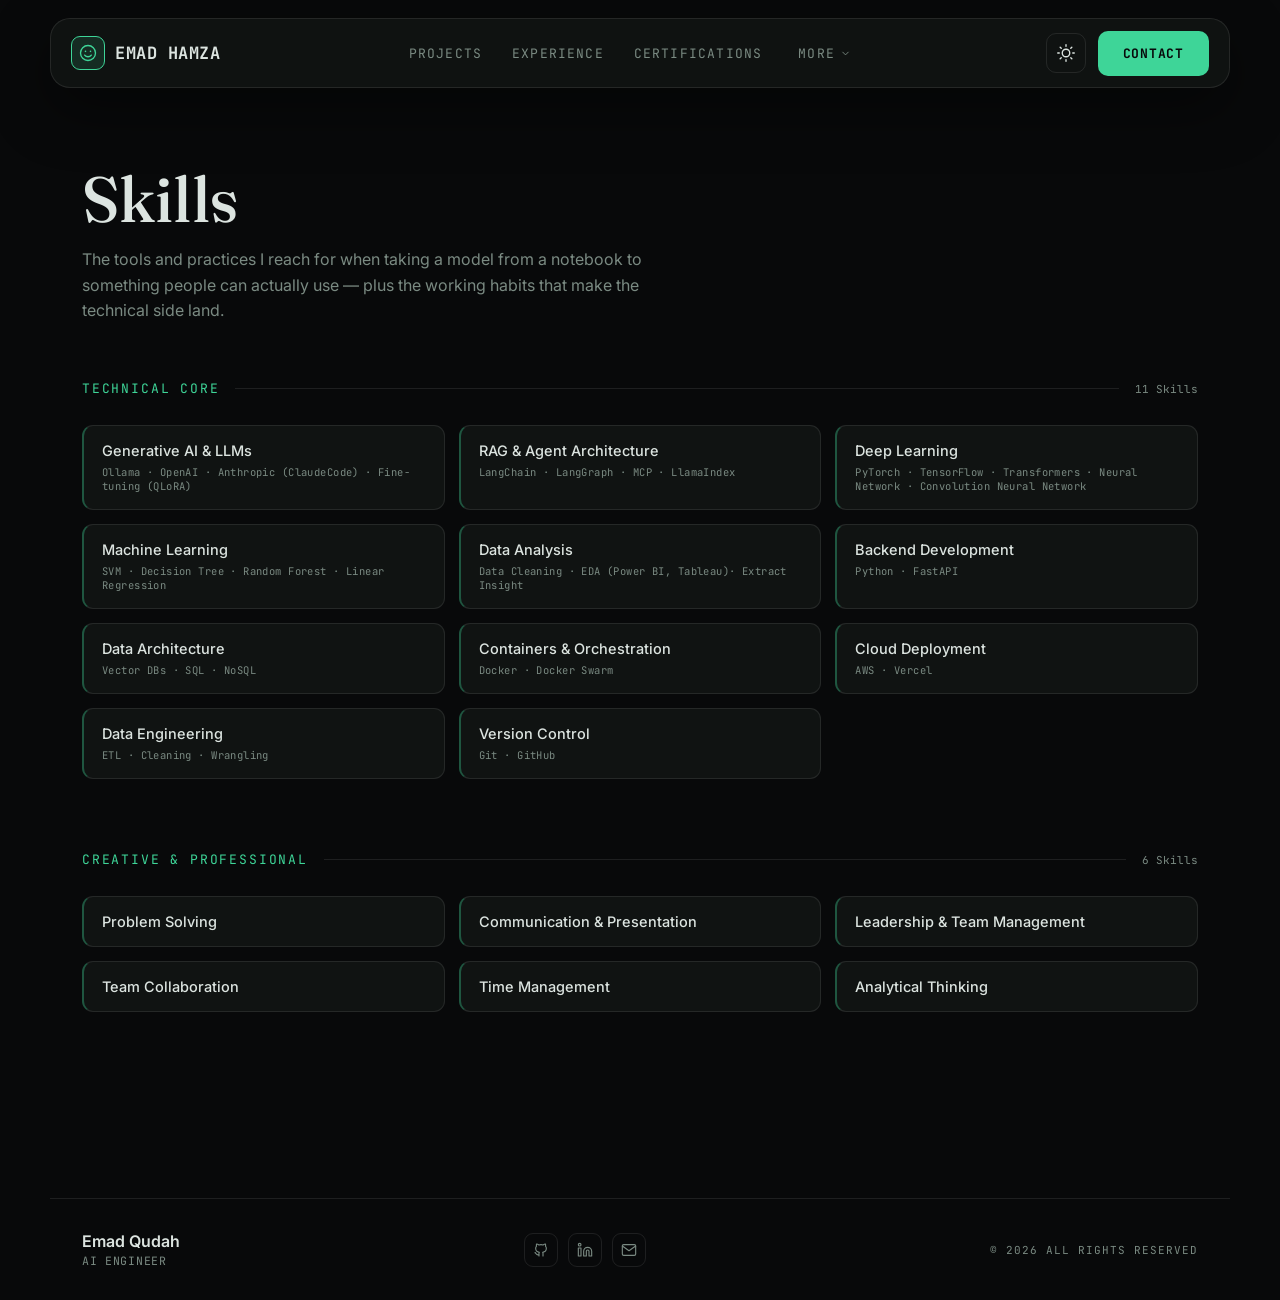
<file: skills.html>
<!doctype html>
<html lang="en">
<head>
<meta charset="UTF-8">
<meta name="viewport" content="width=device-width, initial-scale=1.0">
<title>Skills — Emad Hamza Al-Qudah</title>
<meta name="description" content="Technical skills of Emad Hamza Al-Qudah, Full-Stack AI Engineer.">
<link rel="preconnect" href="https://fonts.googleapis.com">
<link rel="preconnect" href="https://fonts.gstatic.com" crossorigin>
<link href="https://fonts.googleapis.com/css2?family=Fraunces:opsz,wght@9..144,400;9..144,500;9..144,600&family=Inter:wght@400;500;600;700&family=JetBrains+Mono:wght@400;500;700&display=swap" rel="stylesheet">
<link rel="stylesheet" href="assets/css/base.css">
<link rel="stylesheet" href="assets/css/layout.css">
<link rel="stylesheet" href="assets/css/pages.css">
<script src="assets/js/theme.js" defer></script>
<script src="assets/js/nav.js" defer></script>
</head>
<body data-theme="dark">

  <!-- NAVBAR: shared markup — keep this block in sync across index.html, projects.html, experience.html, certifications.html, skills.html -->
  <nav class="navbar" aria-label="Primary">
    <div class="nav-left">
      <a class="logo" id="logoBtn" href="index.html" aria-label="Emad Hamza Al-Qudah — home">
        <svg class="face face-happy" viewBox="0 0 24 24" fill="none" stroke="currentColor" stroke-width="1.6" stroke-linecap="round" stroke-linejoin="round">
          <circle cx="12" cy="12" r="9"/>
          <circle cx="9" cy="10" r="1" fill="currentColor" stroke="none"/>
          <circle cx="15" cy="10" r="1" fill="currentColor" stroke="none"/>
          <path d="M8 14.5c1 1.3 2.4 2 4 2s3-.7 4-2"/>
        </svg>
        <svg class="face face-sad" viewBox="0 0 24 24" fill="none" stroke="currentColor" stroke-width="1.6" stroke-linecap="round" stroke-linejoin="round">
          <circle cx="12" cy="12" r="9"/>
          <circle cx="9" cy="10" r="1" fill="currentColor" stroke="none"/>
          <circle cx="15" cy="10" r="1" fill="currentColor" stroke="none"/>
          <path d="M8 16c1-1.3 2.4-2 4-2s3 .7 4 2"/>
        </svg>
      </a>
      <span class="logo-text">Emad Hamza</span>
    </div>

    <div class="nav-links">
      <a href="projects.html" class="nav-link">Projects</a>
      <a href="experience.html" class="nav-link">Experience</a>
      <a href="certifications.html" class="nav-link">Certifications</a>
      <div class="dropdown-wrapper" id="moreWrapper">
        <button class="nav-link dropdown-trigger" id="moreTrigger" aria-haspopup="true" aria-expanded="false">
          More
          <svg viewBox="0 0 24 24" fill="none" stroke="currentColor" stroke-width="2" stroke-linecap="round" stroke-linejoin="round"><polyline points="6 9 12 15 18 9"/></svg>
        </button>
        <div class="dropdown-panel" id="morePanel" role="menu" aria-label="More">
          <a href="skills.html" class="dropdown-item" aria-current="page" role="menuitem">
            <svg viewBox="0 0 24 24" fill="none" stroke="currentColor" stroke-width="1.7" stroke-linecap="round" stroke-linejoin="round"><line x1="4" y1="21" x2="4" y2="14"/><line x1="4" y1="10" x2="4" y2="3"/><line x1="12" y1="21" x2="12" y2="12"/><line x1="12" y1="8" x2="12" y2="3"/><line x1="20" y1="21" x2="20" y2="16"/><line x1="20" y1="12" x2="20" y2="3"/><line x1="1" y1="14" x2="7" y2="14"/><line x1="9" y1="8" x2="15" y2="8"/><line x1="17" y1="16" x2="23" y2="16"/></svg>
            Skills
          </a>
          <div class="dropdown-divider"></div>
          <!-- resume file placeholder — add the real PDF at assets/resume.pdf -->
          <span class="dropdown-label">Resume</span>
          <a href="assets/Emad_AlQudah_AI_Engineer_CV.pdf" class="dropdown-item" target="_blank" rel="noopener" role="menuitem">
            <svg viewBox="0 0 24 24" fill="none" stroke="currentColor" stroke-width="1.7" stroke-linecap="round" stroke-linejoin="round"><path d="M1 12s4-8 11-8 11 8 11 8-4 8-11 8-11-8-11-8z"/><circle cx="12" cy="12" r="3"/></svg>
            Display
          </a>
          <a href="assets/Emad_AlQudah_AI_Engineer_CV.pdf" download="Emad_Hamza_Al-Qudah_Resume.pdf" class="dropdown-item" role="menuitem">
            <svg viewBox="0 0 24 24" fill="none" stroke="currentColor" stroke-width="1.7" stroke-linecap="round" stroke-linejoin="round"><path d="M21 15v4a2 2 0 0 1-2 2H5a2 2 0 0 1-2-2v-4"/><polyline points="7 10 12 15 17 10"/><line x1="12" y1="15" x2="12" y2="3"/></svg>
            Download
          </a>
        </div>
      </div>
    </div>

    <div class="nav-right">
      <button class="theme-toggle" id="themeToggle" aria-label="Toggle color theme" aria-pressed="false">
        <svg class="icon-sun" viewBox="0 0 24 24" fill="none" stroke="currentColor" stroke-width="1.8" stroke-linecap="round" stroke-linejoin="round"><circle cx="12" cy="12" r="5"/><line x1="12" y1="1" x2="12" y2="3"/><line x1="12" y1="21" x2="12" y2="23"/><line x1="4.22" y1="4.22" x2="5.64" y2="5.64"/><line x1="18.36" y1="18.36" x2="19.78" y2="19.78"/><line x1="1" y1="12" x2="3" y2="12"/><line x1="21" y1="12" x2="23" y2="12"/><line x1="4.22" y1="19.78" x2="5.64" y2="18.36"/><line x1="18.36" y1="5.64" x2="19.78" y2="4.22"/></svg>
        <svg class="icon-moon" viewBox="0 0 24 24" fill="none" stroke="currentColor" stroke-width="1.8" stroke-linecap="round" stroke-linejoin="round"><path d="M21 12.79A9 9 0 1 1 11.21 3 7 7 0 0 0 21 12.79z"/></svg>
      </button>

      <button type="button" class="hamburger" id="mobileMenuToggle" aria-label="Open menu" aria-expanded="false" aria-controls="mobileNavPanel">
        <span class="hamburger-bar"></span>
        <span class="hamburger-bar"></span>
        <span class="hamburger-bar"></span>
      </button>

      <div class="dropdown-wrapper" id="contactWrapper">
        <button class="btn btn-solid" id="contactTrigger" aria-haspopup="true" aria-expanded="false">Contact</button>
        <div class="dropdown-panel" id="contactPanel" role="menu" aria-label="Contact details">
          <!-- placeholder contact details — replace with real values -->
          <a href="tel:+962790145094" class="dropdown-item" role="menuitem">
            <svg viewBox="0 0 24 24" fill="none" stroke="currentColor" stroke-width="1.7" stroke-linecap="round" stroke-linejoin="round"><path d="M22 16.92v3a2 2 0 0 1-2.18 2 19.79 19.79 0 0 1-8.63-3.07 19.5 19.5 0 0 1-6-6 19.79 19.79 0 0 1-3.07-8.67A2 2 0 0 1 4.11 2h3a2 2 0 0 1 2 1.72c.127.96.361 1.903.7 2.81a2 2 0 0 1-.45 2.11L8.09 9.91a16 16 0 0 0 6 6l1.27-1.27a2 2 0 0 1 2.11-.45c.907.339 1.85.573 2.81.7A2 2 0 0 1 22 16.92z"/></svg>
            +962 79 014 5094
          </a>
          <a href="mailto:qudahemad@yahoo.com" class="dropdown-item" role="menuitem">
            <svg viewBox="0 0 24 24" fill="none" stroke="currentColor" stroke-width="1.7" stroke-linecap="round" stroke-linejoin="round"><path d="M4 4h16a2 2 0 0 1 2 2v12a2 2 0 0 1-2 2H4a2 2 0 0 1-2-2V6a2 2 0 0 1 2-2z"/><polyline points="22,6 12,13 2,6"/></svg>
            qudahemad@yahoo.com
          </a>
          <div class="dropdown-item static">
            <svg viewBox="0 0 24 24" fill="none" stroke="currentColor" stroke-width="1.7" stroke-linecap="round" stroke-linejoin="round"><path d="M21 10c0 7-9 13-9 13s-9-6-9-13a9 9 0 0 1 18 0z"/><circle cx="12" cy="10" r="3"/></svg>
            Amman, Jordan
          </div>
          <div class="dropdown-divider"></div>
          <div class="social-row">
            <a href="https://github.com/3madQudah" class="icon-link" target="_blank" rel="noopener" aria-label="GitHub">
              <svg viewBox="0 0 24 24" fill="none" stroke="currentColor" stroke-width="1.7" stroke-linecap="round" stroke-linejoin="round"><path d="M9 19c-4.3 1.4-4.3-2.5-6-3m12 5v-3.5c0-1 .1-1.4-.5-2 2.8-.3 5.5-1.4 5.5-6a4.6 4.6 0 0 0-1.3-3.2 4.2 4.2 0 0 0-.1-3.2s-1.1-.3-3.5 1.3a12.3 12.3 0 0 0-6.2 0C6.5 2.8 5.4 3.1 5.4 3.1a4.2 4.2 0 0 0-.1 3.2A4.6 4.6 0 0 0 4 9.5c0 4.6 2.7 5.7 5.5 6-.6.6-.6 1.2-.5 2V21"/></svg>
            </a>
            <a href="https://www.linkedin.com/in/emadalqudah/" class="icon-link" target="_blank" rel="noopener" aria-label="LinkedIn">
              <svg viewBox="0 0 24 24" fill="none" stroke="currentColor" stroke-width="1.7" stroke-linecap="round" stroke-linejoin="round"><path d="M16 8a6 6 0 0 1 6 6v7h-4v-7a2 2 0 0 0-2-2 2 2 0 0 0-2 2v7h-4v-7a6 6 0 0 1 6-6z"/><rect x="2" y="9" width="4" height="12"/><circle cx="4" cy="4" r="2"/></svg>
            </a>
          </div>
        </div>
      </div>
    </div>
  </nav>

  <!-- MOBILE NAV PANEL: shared markup — keep this block in sync across
       index.html, projects.html, experience.html, certifications.html,
       skills.html. Open/close/focus-trap logic lives in assets/js/nav.js,
       fully independent of the MORE/CONTACT dropdown code above it. -->
  <div class="mobile-nav-panel" id="mobileNavPanel" role="dialog" aria-modal="true" aria-label="Mobile navigation" hidden>
    <div class="mobile-nav-inner">
      <a href="projects.html" class="mobile-nav-link">Projects</a>
      <a href="experience.html" class="mobile-nav-link">Experience</a>
      <a href="certifications.html" class="mobile-nav-link">Certifications</a>
      <a href="skills.html" class="mobile-nav-link" aria-current="page">Skills</a>
      <div class="mobile-nav-divider"></div>
      <span class="dropdown-label">Resume</span>
      <div class="mobile-resume-row">
        <a href="assets/Emad_AlQudah_AI_Engineer_CV.pdf" class="btn btn-outline mobile-resume-btn" target="_blank" rel="noopener">
          <svg viewBox="0 0 24 24" fill="none" stroke="currentColor" stroke-width="1.7" stroke-linecap="round" stroke-linejoin="round"><path d="M1 12s4-8 11-8 11 8 11 8-4 8-11 8-11-8-11-8z"/><circle cx="12" cy="12" r="3"/></svg>
          Display
        </a>
        <a href="assets/Emad_AlQudah_AI_Engineer_CV.pdf" download="Emad_Hamza_Al-Qudah_Resume.pdf" class="btn btn-outline mobile-resume-btn">
          <svg viewBox="0 0 24 24" fill="none" stroke="currentColor" stroke-width="1.7" stroke-linecap="round" stroke-linejoin="round"><path d="M21 15v4a2 2 0 0 1-2 2H5a2 2 0 0 1-2-2v-4"/><polyline points="7 10 12 15 17 10"/><line x1="12" y1="15" x2="12" y2="3"/></svg>
          Download
        </a>
      </div>
    </div>
  </div>

  <main>
    <section class="page-hero">
      <h1 class="page-title">Skills</h1>
      <p class="page-intro">The tools and practices I reach for when taking a model from a notebook to something people can actually use — plus the working habits that make the technical side land.</p>
    </section>

    <section class="skills-section" aria-label="Skills">
      <!-- Skill list may be revised as tooling changes — treat as a living inventory, not final. -->
      <div class="skills-groups">

        <div class="skills-group">
          <div class="skills-group-header">
            <h2 class="skills-group-label">Technical Core</h2>
            <span class="skills-group-rule" aria-hidden="true"></span>
            <span class="skills-group-count">11 Skills</span>
          </div>
          <div class="skills-grid">
            <div class="skill-tile">
              <span class="skill-tile-name">Generative AI &amp; LLMs</span>
              <span class="skill-tile-tools">Ollama · OpenAI · Anthropic (ClaudeCode) · Fine-tuning (QLoRA)</span>
            </div>
            <div class="skill-tile">
              <span class="skill-tile-name">RAG &amp; Agent Architecture</span>
              <span class="skill-tile-tools">LangChain · LangGraph · MCP · LlamaIndex</span>
            </div>
            <div class="skill-tile">
              <span class="skill-tile-name">Deep Learning</span>
              <span class="skill-tile-tools">PyTorch · TensorFlow · Transformers · Neural Network · Convolution Neural Network</span>
            </div>
            <div class="skill-tile">
              <span class="skill-tile-name">Machine Learning</span>
              <span class="skill-tile-tools">SVM · Decision Tree · Random Forest · Linear Regression</span>
            </div>
            <div class="skill-tile">
              <span class="skill-tile-name">Data Analysis</span>
              <span class="skill-tile-tools">Data Cleaning · EDA (Power BI, Tableau)· Extract Insight</span>
            </div>
            <div class="skill-tile">
              <span class="skill-tile-name">Backend Development</span>
              <span class="skill-tile-tools">Python · FastAPI</span>
            </div>
            <div class="skill-tile">
              <span class="skill-tile-name">Data Architecture</span>
              <span class="skill-tile-tools">Vector DBs · SQL · NoSQL</span>
            </div>
            <div class="skill-tile">
              <span class="skill-tile-name">Containers &amp; Orchestration</span>
              <span class="skill-tile-tools">Docker · Docker Swarm</span>
            </div>
            <div class="skill-tile">
              <span class="skill-tile-name">Cloud Deployment</span>
              <span class="skill-tile-tools">AWS · Vercel</span>
            </div>
            <div class="skill-tile">
              <span class="skill-tile-name">Data Engineering</span>
              <span class="skill-tile-tools">ETL · Cleaning · Wrangling</span>
            </div>
            <div class="skill-tile">
              <span class="skill-tile-name">Version Control</span>
              <span class="skill-tile-tools">Git · GitHub</span>
            </div>
          </div>
        </div>

        <div class="skills-group">
          <div class="skills-group-header">
            <h2 class="skills-group-label">Creative &amp; Professional</h2>
            <span class="skills-group-rule" aria-hidden="true"></span>
            <span class="skills-group-count">6 Skills</span>
          </div>
          <div class="skills-grid">
            <div class="skill-tile">
              <span class="skill-tile-name">Problem Solving</span>
            </div>
            <div class="skill-tile">
              <span class="skill-tile-name">Communication &amp; Presentation</span>
            </div>
            <div class="skill-tile">
              <span class="skill-tile-name">Leadership &amp; Team Management</span>
            </div>
            <div class="skill-tile">
              <span class="skill-tile-name">Team Collaboration</span>
            </div>
            <div class="skill-tile">
              <span class="skill-tile-name">Time Management</span>
            </div>
            <div class="skill-tile">
              <span class="skill-tile-name">Analytical Thinking</span>
            </div>
          </div>
        </div>
      </div>
    </section>
  </main>

  <!-- FOOTER: shared markup — keep this block in sync across index.html, projects.html, experience.html, certifications.html, skills.html -->
  <footer class="footer">
    <div class="footer-brand">
      <div class="name">Emad Qudah</div>
      <div class="role mono">AI ENGINEER</div>
    </div>
    <div class="footer-social">
      <!-- placeholder social links — replace with real profiles -->
      <a href="https://github.com/3madQudah" class="icon-link" target="_blank" rel="noopener" aria-label="GitHub">
        <svg viewBox="0 0 24 24" fill="none" stroke="currentColor" stroke-width="1.7" stroke-linecap="round" stroke-linejoin="round"><path d="M9 19c-4.3 1.4-4.3-2.5-6-3m12 5v-3.5c0-1 .1-1.4-.5-2 2.8-.3 5.5-1.4 5.5-6a4.6 4.6 0 0 0-1.3-3.2 4.2 4.2 0 0 0-.1-3.2s-1.1-.3-3.5 1.3a12.3 12.3 0 0 0-6.2 0C6.5 2.8 5.4 3.1 5.4 3.1a4.2 4.2 0 0 0-.1 3.2A4.6 4.6 0 0 0 4 9.5c0 4.6 2.7 5.7 5.5 6-.6.6-.6 1.2-.5 2V21"/></svg>
      </a>
      <a href="https://www.linkedin.com/in/emadalqudah/" class="icon-link" target="_blank" rel="noopener" aria-label="LinkedIn">
        <svg viewBox="0 0 24 24" fill="none" stroke="currentColor" stroke-width="1.7" stroke-linecap="round" stroke-linejoin="round"><path d="M16 8a6 6 0 0 1 6 6v7h-4v-7a2 2 0 0 0-2-2 2 2 0 0 0-2 2v7h-4v-7a6 6 0 0 1 6-6z"/><rect x="2" y="9" width="4" height="12"/><circle cx="4" cy="4" r="2"/></svg>
      </a>
      <a href="mailto:qudahemad@yahoo.com" class="icon-link" aria-label="Email">
        <svg viewBox="0 0 24 24" fill="none" stroke="currentColor" stroke-width="1.7" stroke-linecap="round" stroke-linejoin="round"><path d="M4 4h16a2 2 0 0 1 2 2v12a2 2 0 0 1-2 2H4a2 2 0 0 1-2-2V6a2 2 0 0 1 2-2z"/><polyline points="22,6 12,13 2,6"/></svg>
      </a>
    </div>
    <div class="footer-copy">© 2026 All Rights Reserved</div>
  </footer>
</body>
</html>
</file>
<file: assets/css/base.css>
/* ==========================================================================
   base.css — CSS custom properties (theme variables), reset, typography,
   buttons, and shared utilities. Loaded first: everything else depends on
   the variables defined here.
   ========================================================================== */

:root{
  --bg:#08090A;  --bg-elevated:#101312;  --text:#DCE4E0;  --text-muted:#7A8A82;
  --accent:#3ED598;  --accent-soft:rgba(62,213,152,0.13);
  --line:rgba(255,255,255,0.09);  --shadow:0 20px 60px rgba(0,0,0,0.45);
}
[data-theme="light"]{
  --bg:#F0F2F0;  --bg-elevated:#FFFFFF;  --text:#0E1512;  --text-muted:#57645D;
  --accent:#1C9A66;  --accent-soft:rgba(28,154,102,0.10);
  --line:rgba(0,0,0,0.09);  --shadow:0 20px 50px rgba(10,20,15,0.08);
}

*{ box-sizing:border-box; }
html{ scroll-behavior:smooth; }
body{
  margin:0;
  background:var(--bg);
  color:var(--text);
  font-family:'Inter',sans-serif;
  -webkit-font-smoothing:antialiased;
  transition: background .3s ease, color .3s ease;
}
a{ color:inherit; text-decoration:none; }
button{ font:inherit; color:inherit; background:none; border:none; cursor:pointer; }
ul{ margin:0; padding:0; list-style:none; }
img,svg{ display:block; }

:focus-visible{
  outline:2px solid var(--accent);
  outline-offset:3px;
  border-radius:4px;
}

.mono{ font-family:'JetBrains Mono',monospace; }

/* ---------- Buttons ---------- */
.btn{
  font-family:'JetBrains Mono',monospace;
  text-transform:uppercase;
  font-weight:700;
  font-size:13px;
  letter-spacing:.06em;
  padding:13px 24px;
  border-radius:10px;
  cursor:pointer;
  border:1px solid transparent;
  transition: transform .2s ease, box-shadow .2s ease, background .2s ease, color .2s ease, border-color .2s ease;
  display:inline-flex; align-items:center; gap:8px;
  white-space:nowrap;
}
.btn-solid{ background:var(--accent); color:var(--bg); }
.btn-solid:hover{ transform:translateY(-3px); box-shadow:0 14px 26px var(--accent-soft); }
.btn-outline{ background:transparent; color:var(--text); border-color:var(--line); }
.btn-outline:hover{ border-color:var(--accent); color:var(--accent); }
</file>
<file: assets/css/layout.css>
/* ==========================================================================
   layout.css — navbar (incl. dropdown panels), footer, page shell, and all
   responsive rules.
   ========================================================================== */

/* ---------- Navbar ---------- */
.navbar{
  position:sticky;
  top:18px;
  z-index:100;
  max-width:1180px;
  height:70px;
  margin:0 auto;
  display:flex;
  align-items:center;
  justify-content:space-between;
  gap:16px;
  padding:0 20px;
  border-radius:20px;
  border:1px solid var(--line);
  /* Was 78% opaque — on iOS Safari, scrolled page content showed through
     enough to make navbar text unreadable. 96% keeps the same token-driven
     approach (still var(--bg-elevated), still themeable) but is close
     enough to solid that nothing meaningful bleeds through in any browser;
     the backdrop-filter blur is kept, since at this opacity it still
     softens the sliver of edge pixels that do show. */
  background:color-mix(in srgb, var(--bg-elevated) 96%, transparent);
  backdrop-filter:blur(14px);
  -webkit-backdrop-filter:blur(14px);
  box-shadow:var(--shadow);
}
.nav-inner-pad{ width:calc(100% - 40px); margin:0 20px; }

.nav-left{ display:flex; align-items:center; gap:10px; min-width:0; }
.logo{
  position:relative;
  flex:0 0 auto;
  width:34px; height:34px;
  border-radius:9px;
  background:var(--accent-soft);
  border:1px solid var(--accent);
  color:var(--accent);
  display:flex; align-items:center; justify-content:center;
  overflow:hidden;
}
.face{
  position:absolute; inset:0; margin:auto;
  width:20px; height:20px;
  transition:opacity .35s ease, transform .35s ease;
}
.face-happy{ opacity:1; transform:rotate(0deg) scale(1); }
.face-sad{ opacity:0; transform:rotate(-18deg) scale(.75); }
.logo:hover .face-happy, .logo:focus-visible .face-happy{ opacity:0; transform:rotate(18deg) scale(.75); }
.logo:hover .face-sad, .logo:focus-visible .face-sad{ opacity:1; transform:rotate(0deg) scale(1); }

.logo-text{
  font-family:'JetBrains Mono',monospace;
  text-transform:uppercase;
  font-weight:700;
  font-size:17px;
  letter-spacing:.03em;
  white-space:nowrap;
}

.nav-links{
  display:flex;
  align-items:center;
  gap:30px;
}
.nav-link{
  font-family:'JetBrains Mono',monospace;
  text-transform:uppercase;
  font-size:13px;
  letter-spacing:.09em;
  color:var(--text-muted);
  display:flex; align-items:center; gap:5px;
  transition:color .2s ease;
  white-space:nowrap;
}
.nav-link:hover, .nav-link:focus-visible{ color:var(--accent); background:none; }
.nav-link svg{ width:11px; height:11px; transition:transform .2s ease; }
.dropdown-wrapper{ position:relative; }
.dropdown-wrapper.open .nav-link svg{ transform:rotate(180deg); }

/* Current-page indicator (used on nav-links and dropdown-items alike) */
.nav-link[aria-current="page"],
.dropdown-item[aria-current="page"]{ color:var(--accent); }

.nav-right{ display:flex; align-items:center; gap:12px; flex:0 0 auto; }

.theme-toggle{
  width:40px; height:40px;
  border-radius:10px;
  border:1px solid var(--line);
  display:flex; align-items:center; justify-content:center;
  color:var(--text);
  transition:border-color .2s ease, color .2s ease;
  flex:0 0 auto;
}
.theme-toggle:hover{ border-color:var(--accent); color:var(--accent); }
.theme-toggle svg{ width:18px; height:18px; }
.icon-sun, .icon-moon{ display:none; }
body:not([data-theme="light"]) .icon-sun{ display:block; }
body[data-theme="light"] .icon-moon{ display:block; }

/* ---------- Mobile menu hamburger (below 900px only) ----------
   Same size/radius/border treatment as .theme-toggle, deliberately —
   display:none here, overridden to display:flex only inside the
   max-width:900px query below, so it's unreachable above that width
   regardless of any JS state. */
.hamburger{
  display:none;
  width:40px; height:40px;
  flex-direction:column;
  align-items:center;
  justify-content:center;
  gap:5px;
  border-radius:10px;
  border:1px solid var(--line);
  color:var(--text);
  transition:border-color .2s ease;
  flex:0 0 auto;
}
.hamburger:hover{ border-color:var(--accent); }
.hamburger-bar{
  width:18px;
  height:2px;
  border-radius:2px;
  background:currentColor;
  transition:transform .25s ease, opacity .2s ease;
}
.hamburger.is-open .hamburger-bar:nth-child(1){ transform:translateY(7px) rotate(45deg); }
.hamburger.is-open .hamburger-bar:nth-child(2){ opacity:0; }
.hamburger.is-open .hamburger-bar:nth-child(3){ transform:translateY(-7px) rotate(-45deg); }

/* ---------- Mobile navigation panel (below 900px only) ----------
   Solid var(--bg) background per spec (not the navbar's translucent
   surface) — a scrolling page behind a blurred/translucent full-screen
   panel is unreadable, which is exactly the bug Part 3 below fixes for
   the navbar itself; this panel avoids it from the start. Hidden by
   default at every width via the [hidden] attribute (set/cleared by
   nav.js); the .is-open display:flex override that actually shows it is
   scoped inside the same max-width:900px query as the hamburger, so even
   if the panel were somehow left "open" while the viewport is resized
   past 900px, it still renders display:none unconditionally up there. */
.mobile-nav-panel{
  display:none;
  position:fixed;
  inset:0;
  z-index:200;
  background:var(--bg);
  overflow-y:auto;
}
.mobile-nav-inner{
  min-height:100%;
  display:flex;
  flex-direction:column;
  align-items:stretch;
  justify-content:center;
  gap:8px;
  max-width:420px;
  margin:0 auto;
  padding:96px 32px 48px;
}
.mobile-nav-link{
  display:flex;
  align-items:center;
  justify-content:center;
  min-height:44px;
  padding:10px 12px;
  font-family:'JetBrains Mono',monospace;
  text-transform:uppercase;
  font-size:15px;
  letter-spacing:.09em;
  color:var(--text-muted);
  border-radius:10px;
  transition:color .2s ease, background .2s ease;
}
.mobile-nav-link:hover, .mobile-nav-link:focus-visible{
  color:var(--accent);
  background:var(--accent-soft);
}
.mobile-nav-link[aria-current="page"]{ color:var(--accent); }
.mobile-nav-divider{ height:1px; background:var(--line); margin:14px 4px; flex:0 0 auto; }

/* Resume section: reuses .dropdown-label (same "RESUME" treatment as the
   desktop More panel) and .btn/.btn-outline (same button component used
   everywhere else on the site) rather than introducing new tokens. */
.mobile-resume-row{ display:flex; gap:10px; margin-top:4px; }
.mobile-resume-btn{ flex:1; justify-content:center; }
.mobile-resume-btn svg{ width:16px; height:16px; flex:0 0 auto; }

@media (max-width:900px){
  .hamburger{ display:flex; }
  .mobile-nav-panel.is-open{ display:block; }
}

/* ---------- Dropdown panels ---------- */
.dropdown-panel{
  position:absolute;
  top:calc(100% + 14px);
  right:0;
  min-width:230px;
  background:var(--bg-elevated);
  border:1px solid var(--line);
  border-radius:14px;
  box-shadow:var(--shadow);
  padding:10px;
  opacity:0;
  visibility:hidden;
  transform:translateY(-8px);
  transition:opacity .18s ease, transform .18s ease, visibility .18s ease;
  z-index:50;
}
#moreWrapper .dropdown-panel{ left:0; right:auto; }
.dropdown-panel.open{
  opacity:1;
  visibility:visible;
  transform:translateY(0);
}
.dropdown-item{
  display:flex; align-items:center; gap:10px;
  padding:10px 12px;
  border-radius:9px;
  font-size:14px;
  color:var(--text);
  transition:background .15s ease, color .15s ease;
}
a.dropdown-item:hover, a.dropdown-item:focus-visible{
  background:var(--accent-soft);
  color:var(--accent);
}
.dropdown-item.static{ color:var(--text-muted); cursor:default; }
.dropdown-item svg{ width:16px; height:16px; flex:0 0 auto; color:var(--accent); }
.dropdown-divider{ height:1px; background:var(--line); margin:8px 4px; }
.dropdown-label{
  display:block;
  padding:8px 10px 4px;
  font-family:'JetBrains Mono',monospace;
  text-transform:uppercase;
  font-size:10.5px;
  letter-spacing:.1em;
  color:var(--text-muted);
}
.social-row{ display:flex; gap:8px; padding:4px 8px; }
.icon-link{
  width:34px; height:34px;
  border-radius:9px;
  border:1px solid var(--line);
  display:flex; align-items:center; justify-content:center;
  color:var(--text-muted);
  transition:border-color .2s ease, color .2s ease;
}
.icon-link:hover, .icon-link:focus-visible{ border-color:var(--accent); color:var(--accent); }
.icon-link svg{ width:16px; height:16px; }

/* ---------- Footer ---------- */
.footer{
  max-width:1180px;
  margin:90px auto 0;
  padding:32px;
  border-top:1px solid var(--line);
  display:flex;
  align-items:center;
  justify-content:space-between;
  gap:20px;
}
.footer-brand .name{ font-weight:600; font-size:16px; }
.footer-brand .role{
  font-family:'JetBrains Mono',monospace;
  font-size:11.5px;
  color:var(--text-muted);
  letter-spacing:.06em;
  margin-top:2px;
}
.footer-social{ display:flex; gap:10px; }
.footer-copy{
  font-family:'JetBrains Mono',monospace;
  font-size:11px;
  color:var(--text-muted);
  letter-spacing:.09em;
  text-transform:uppercase;
}

/* ---------- Responsive ----------
   .hero and .info-cards overrides used to live here too, but layout.css
   loads before pages.css and both selectors are redefined there with equal
   (0,1,0) specificity — the later-loaded pages.css declaration always won,
   making those rules dead at every width. Moved to pages.css, next to each
   selector's base rule, at the same breakpoint values. Everything still
   here has no colliding declaration in pages.css, so it was never dead. */
@media (max-width:900px){
  .nav-links > a.nav-link, .nav-links > .dropdown-wrapper{ display:none; }
}
@media (max-width:640px){
  .footer{ flex-direction:column; text-align:center; }
}
@media (max-width:420px){
  .navbar{ padding:0 12px; border-radius:16px; }
  .logo-text{ font-size:14px; }
  .btn{ padding:11px 16px; font-size:12px; }
  .dropdown-panel{ min-width:200px; right:-12px; }
}

/* ---------- Reduced motion ---------- */
@media (prefers-reduced-motion: reduce){
  html{ scroll-behavior:auto !important; } /* anchor-link jumps (incl. .sec-nav-item clicks) become instant, not smooth */
  *{ animation-duration:.001ms !important; animation-iteration-count:1 !important; transition-duration:.001ms !important; transition-delay:0s !important; }
  .card-label{ text-shadow:none !important; }
}
</file>
<file: assets/css/pages.css>
/* ==========================================================================
   pages.css — hero, lifecycle diagram, info cards, and subpage heading components.
   ========================================================================== */

/* ---------- Hero ---------- */
.hero{
  max-width:1180px;
  margin:0 auto;
  padding:96px 32px 56px;
  display:grid;
  grid-template-columns:1.05fr .95fr;
  gap:48px;
  align-items:center;
}
/* Moved from layout.css: that file loads before this one, so its
   .hero overrides at these same breakpoints were dead — pages.css's
   grid-template-columns/padding above always won the cascade. */
@media (max-width:900px){
  .hero{ grid-template-columns:1fr; padding: top 44px; }
  /* DOM order already reads copy → visual (index.html), so no order
     property is needed to get eyebrow/title/description/buttons before
     the lifecycle diagram — a previous order:-1 here (now removed, see
     layout.css) was pulling the visual above the copy instead. This adds
     extra room on top of the existing gap:48px row gap so the visual
     doesn't sit tight against the buttons above it; desktop's side-by-side
     columns are untouched since this rule only exists inside this
     max-width:900px block. */
  .hero-visual{ margin-top:16px; }

  /* Centre the copy block as a whole — text-align inherits down into
     .hero-title/.hero-tagline for free; .hero-actions is flex, so it
     needs its own justify-content instead of relying on inheritance. */
  .hero-copy{ text-align:center; }
  .hero-tagline{ margin-inline:auto; } /* has its own max-width:460px — without this it'd stay left-hugging as a block even with text-align:center on its parent */
  .hero-actions{ justify-content:center; }

  /* "Emad Hamza Al-Qudah" (19 chars incl. spaces/hyphen) must stay on one
     line down to a 390px viewport. At 390px the cascade resolves .hero's
     horizontal padding to 18px each side (see the max-width:420px rule
     below winning the shorthand), leaving 354px of available width.
     Stepped down again from 26px to 22px (~15% reduction) — even a
     generous ~0.6em-per-character estimate for Fraunces only comes to
     ~251px at 22px — comfortable margin, so no further reduction was
     needed. white-space:nowrap is the actual guarantee against wrapping;
     the font-size is what keeps that safe rather than causing overflow.
     (Calculated, not measured in a live browser — worth a real-device
     check.) */
  .hero-title{
    font-size:22px;
    line-height:.95;
    white-space:nowrap;
  }

  /* Mobile nav panel (unrelated to the hero rules above — placed in this
     existing query rather than a new one). .dropdown-label ("Resume") is
     a plain block with no text-align of its own; every other item in the
     panel centres via flex properties (justify-content), not text-align,
     so the label needed its own rule. Scoped to .mobile-nav-inner so the
     same .dropdown-label reused in the desktop Contact/More dropdowns is
     untouched. */
  .mobile-nav-inner .dropdown-label{ text-align:center; }
}
@media (max-width:420px){
  /* Top value raised 36px -> 40px: the sticky navbar (70px tall, no
     margin-bottom, and nothing else sits between it and <section
     class="hero"> in flow — the hidden/position:fixed mobile nav panel
     contributes zero flow height either way) was otherwise followed
     directly by this padding as the only gap before the title. Left/right/
     bottom (18px/40px) are unchanged — this is a padding-top-only
     adjustment per the "padding, not margin-top on the title" instruction,
     just expressed by editing one number in the existing shorthand rather
     than splitting it into a separate longhand declaration. */
  .hero{ padding:100px 18px 40px; }
}
.hero-title{
  font-family:'Fraunces',serif;
  font-weight:500;
  font-size:clamp(32px,4.5vw,56px);
  line-height:.98;
  margin:0 0 22px;
  -webkit-hyphens:none;
  hyphens:none; /* belt-and-suspenders alongside .hero-title-surname's white-space:nowrap below — some engines will still offer a break at a literal "-" per the Unicode line-breaking algorithm even under nowrap, so hyphenation is opted out of entirely on the whole title */
}
.hero-title-surname{
  color:var(--accent);
  white-space:nowrap; /* keeps "Al‑Qudah" intact as one unit; it can still wrap as a whole onto its own line, it just can't split internally */
}

.hero-tagline{
  color:var(--text-muted);
  max-width:460px;
  font-size:16.5px;
  line-height:1.6;
  margin:0 0 34px;
}
.hero-actions{ display:flex; gap:14px; flex-wrap:wrap; }

.hero-visual{ display:flex; flex-direction:column; align-items:center; gap:18px; }

/* ---------- Hero: AI engineering lifecycle diagram ---------- */
.lifecycle-svg{
  width:100%;
  height:auto;
  display:block;
}
.lifecycle-ring{
  fill:none;
  stroke:var(--line);
  stroke-width:1;
}
.lifecycle-arc-group{
  transform-box:view-box;
  transform-origin:160px 160px;
  animation:lifecycle-spin 14s linear infinite;
}
.lifecycle-arc{
  fill:none;
  stroke:var(--accent);
  stroke-width:2;
  stroke-linecap:round;
}
.lifecycle-node{
  fill:var(--bg);
  stroke:var(--accent);
  stroke-width:1.5;
  animation:lifecycle-pulse 14s linear infinite;
}
.lifecycle-label{
  font-family:'JetBrains Mono',monospace;
  font-size:8.5px;
  letter-spacing:.12em;
  fill:var(--text-muted);
}
.lifecycle-center-title{
  font-family:'JetBrains Mono',monospace;
  font-size:11px;
  font-weight:700;
  letter-spacing:.14em;
  fill:var(--accent);
}
.lifecycle-center-sub{
  font-family:'JetBrains Mono',monospace;
  font-size:7.5px;
  letter-spacing:.1em;
  fill:var(--text-muted);
}
@keyframes lifecycle-spin{
  to{ transform:rotate(360deg); }
}
@keyframes lifecycle-pulse{
  0%, 6%, 100%{ stroke-width:1.5; filter:none; }
  3%{ stroke-width:2.75; filter:drop-shadow(0 0 4px var(--accent)); }
}

@media (max-width:600px){
  .lifecycle-svg{ max-width:230px; margin:0 auto; }
  .lifecycle-label{ font-size:10.5px; }
  .lifecycle-center-title{ font-size:13px; }
  .lifecycle-center-sub{ font-size:9px; }
}

/* ---------- Info cards ---------- */
.info-cards{
  max-width:1180px;
  margin:16px auto 0;
  padding:0 32px;
  display:grid;
  grid-template-columns:repeat(3,1fr);
  gap:20px;
}
/* Moved from layout.css: same dead-rule issue as .hero above — that
   file's .info-cards overrides at these breakpoints collided with
   grid-template-columns/padding declared here, and always lost. */
@media (max-width:760px){
  .info-cards{ grid-template-columns:1fr; }
}
@media (max-width:420px){
  .info-cards{ padding:0 18px; }
}
.card{
  background:var(--bg-elevated);
  border:1px solid var(--line);
  border-radius:14px;
  padding:26px;
  transition:border-color .25s ease, transform .25s ease, box-shadow .25s ease;
}
.card:hover{
  border-color:var(--accent);
  transform:translateY(-4px);
  box-shadow:var(--shadow);
}
.card-label{
  display:block;
  font-family:'JetBrains Mono',monospace;
  text-transform:uppercase;
  letter-spacing:.09em;
  font-size:11.5px;
  color:var(--accent);
  margin-bottom:10px;
  opacity:1;
  animation:label-glow 3.2s ease-in-out infinite;
}
.card:nth-child(2) .card-label{ animation-delay:.55s; }
.card:nth-child(3) .card-label{ animation-delay:1.1s; }
@keyframes label-glow{
  0%, 100%{ text-shadow:0 0 0 rgba(0,0,0,0); }
  50%{ text-shadow:0 0 10px var(--accent), 0 0 22px var(--accent-soft); }
}
.card-value{
  font-family:'Fraunces',serif;
  font-weight:500;
  font-size:22px;
  color:var(--text);
}
.card-value-primary{
  display:block;
  font-family:inherit;
  font-weight:inherit;
  font-size:inherit;
  color:inherit;
}
.card-value-sub{
  display:block;
  margin-top:4px;
  font-family:'JetBrains Mono',monospace;
  font-size:11px;
  letter-spacing:.04em;
  color:var(--text-muted);
}

/* ---------- Subpage heading (projects / experience / certifications /
   skills — placeholder heading block, content to follow) ---------- */
.page-hero{
  max-width:1180px;
  margin:0 auto;
  padding:96px 32px 56px;
}
.page-eyebrow{
  display:block;
  font-family:'JetBrains Mono',monospace;
  text-transform:uppercase;
  font-size:12px;
  letter-spacing:.12em;
  color:var(--accent);
  margin-bottom:14px;
}
.page-title{
  font-family:'Fraunces',serif;
  font-weight:500;
  font-size:clamp(40px,6vw,64px);
  line-height:1.02;
  margin:0;
  color:var(--text);
}
/* Projects page only: at line-height:1.02 the line box leaves almost no
   room below the baseline, and Fraunces' capital J has an unusually deep
   descender even in its default (non-"wonk") glyph form — the line box was
   clipping it. .page-title is shared by experience.html/skills.html too
   (identical class, no other selector to hang this off), so this is a
   dedicated modifier on the Projects <h1> only; every other page's heading
   keeps line-height:1.02 unchanged. */
.proj-page-title{ line-height:1.15; }
.page-intro{
  color:var(--text-muted);
  max-width:620px;
  font-size:16px;
  line-height:1.6;
  margin:16px 0 0;
}

/* ---------- Certifications: page heading (single-line title + count) ---------- */
.cert-section{
  max-width:1180px;
  margin:0 auto;
  padding:0 32px 96px;
}
.cert-heading{
  display:flex;
  align-items:baseline;
  flex-wrap:wrap;
  gap:16px;
}
.cert-heading-title{
  font-family:'Fraunces',serif;
  font-weight:500;
  font-size:clamp(38px,5.2vw,60px);
  line-height:1.02;
  margin:0;
  color:var(--text);
}
.cert-heading-dot{ color:var(--accent); }
.cert-heading-count{
  font-family:'Fraunces',serif;
  font-weight:400;
  font-size:clamp(23px,3.12vw,36px);
  color:var(--text-muted);
}

/* ---------- Certifications: entries ---------- */
.cert-entries{
  display:flex;
  flex-direction:column;
  gap:90px;
  margin-top:64px;
}
.cert-entry{
  display:grid;
  grid-template-columns:1.05fr .95fr;
  gap:56px;
  align-items:center;
}
.cert-entry--reverse .cert-entry-text{ order:2; }
.cert-entry--reverse .cert-entry-preview{ order:1; }

.cert-entry-text{ min-width:0; }

.cert-issuer-row{
  display:flex;
  align-items:center;
  gap:12px;
}
.cert-issuer-circle{
  flex:0 0 auto;
  width:40px;
  height:40px;
  border-radius:50%;
  border:1px solid var(--line);
  background:var(--bg-elevated);
  display:flex;
  align-items:center;
  justify-content:center;
  font-family:'JetBrains Mono',monospace;
  font-size:11px;
  color:var(--accent);
}
.cert-issuer-info{
  display:flex;
  flex-direction:column;
  gap:3px;
}
.cert-issuer-name{
  font-family:'JetBrains Mono',monospace;
  font-size:12px;
  text-transform:uppercase;
  letter-spacing:.1em;
  color:var(--accent);
}
.cert-issuer-type{
  font-family:'JetBrains Mono',monospace;
  font-size:11px;
  text-transform:uppercase;
  color:var(--text-muted);
}

.cert-entry-title{
  font-family:'Fraunces',serif;
  font-weight:500;
  font-size:clamp(26px,3vw,36px);
  line-height:1.15;
  color:var(--text);
  margin:24px 0 0;
}
.cert-entry-desc{
  font-size:16px;
  line-height:1.65;
  color:var(--text-muted);
  max-width:460px;
  margin:16px 0 0;
}
.cert-entry-meta{
  font-family:'JetBrains Mono',monospace;
  font-size:11px;
  color:var(--text-muted);
  margin-top:22px;
}
.cert-meta-line + .cert-meta-line{ margin-top:4px; }

.cert-verify-link{
  display:inline-block;
  margin-top:14px;
  font-family:'JetBrains Mono',monospace;
  font-size:11.5px;
  text-transform:uppercase;
  letter-spacing:.06em;
  color:var(--text-muted);
  transition:color .2s ease;
}
.cert-verify-link:hover, .cert-verify-link:focus-visible{ color:var(--accent); }

/* preview button — reset button chrome, image carries all the visual weight */
.cert-entry-preview{
  display:block;
  width:100%;
  padding:0;
  border:0;
  background:none;
  cursor:pointer;
}
.cert-entry-preview img{
  display:block;
  width:100%;
  height:auto;
  border-radius:10px;
  border:1px solid var(--line);
  box-shadow:var(--shadow);
  transition:transform .25s ease, border-color .25s ease, box-shadow .25s ease;
}
.cert-entry-preview:hover img,
.cert-entry-preview:focus-visible img{
  border-color:var(--accent);
  transform:scale(1.02);
  box-shadow:var(--shadow), 0 0 0 6px var(--accent-soft);
}

/* ---------- Certifications: lightbox ---------- */
.cert-lightbox{
  position:fixed;
  inset:0;
  z-index:300;
  display:flex;
  align-items:center;
  justify-content:center;
  background:rgba(0,0,0,0.92);
  opacity:0;
  visibility:hidden;
  transition:opacity .2s ease, visibility .2s ease;
}
.cert-lightbox.open{
  opacity:1;
  visibility:visible;
}
.cert-lightbox-img{
  max-width:88vw;
  max-height:88vh;
  object-fit:contain;
  border-radius:6px;
  transform:scale(.98);
  transition:transform .2s ease;
}
.cert-lightbox.open .cert-lightbox-img{
  transform:scale(1);
}
.cert-lightbox-close{
  position:absolute;
  top:20px;
  right:20px;
  padding:14px;
  font-size:28px;
  line-height:1;
  color:var(--text-muted);
  transition:color .2s ease;
}
.cert-lightbox-close:hover, .cert-lightbox-close:focus-visible{ color:#fff; }

@media (max-width:880px){
  .cert-entries{ gap:56px; }
  .cert-entry{ grid-template-columns:1fr; gap:32px; }
  .cert-entry .cert-entry-text{ order:2; }
  .cert-entry .cert-entry-preview{ order:1; }
}

@media (max-width:600px){
  .cert-heading-count{ display:none; }
  .cert-lightbox-img{ max-width:94vw; }
}

/* ---------- Skills ---------- */
.skills-section{
  max-width:1180px;
  margin:0 auto;
  padding:0 32px 96px;
}
.skills-groups{
  display:flex;
  flex-direction:column;
  gap:72px;
}
.skills-group-header{
  display:flex;
  align-items:center;
  gap:16px;
}
.skills-group-label{
  flex:0 0 auto;
  font-family:'JetBrains Mono',monospace;
  font-size:13px;
  font-weight:400;
  text-transform:uppercase;
  letter-spacing:.14em;
  color:var(--accent);
  margin:0;
}
.skills-group-rule{
  flex:1;
  height:1px;
  background:var(--line);
}
.skills-group-count{
  flex:0 0 auto;
  font-family:'JetBrains Mono',monospace;
  font-size:11px;
  color:var(--text-muted);
  white-space:nowrap;
}
.skills-grid{
  display:grid;
  grid-template-columns:repeat(3,1fr);
  gap:14px;
  margin-top:28px;
}
.skill-tile{
  background:var(--bg-elevated);
  border:1px solid var(--line);
  border-left:2px solid color-mix(in srgb, var(--accent) 35%, transparent);
  border-radius:11px;
  padding:16px 18px;
  transition:border-color .2s ease, transform .2s ease;
}
.skill-tile:hover{
  border-color:var(--accent);
  transform:translateX(3px);
}
.skill-tile-name{
  display:block;
  font-size:14.5px;
  font-weight:500;
  color:var(--text);
}
.skill-tile-tools{
  display:block;
  margin-top:6px;
  font-family:'JetBrains Mono',monospace;
  font-size:10.5px;
  letter-spacing:.04em;
  color:var(--text-muted);
}

@media (max-width:900px){
  .skills-grid{ grid-template-columns:repeat(2,1fr); }
}
@media (max-width:600px){
  .skills-grid{ grid-template-columns:1fr; }
  .skills-group-count{ display:none; }
}

/* ---------- Experience: alternating timeline ---------- */
.tl-section{
  max-width:1180px;
  margin:0 auto;
  padding:0 32px 96px;
}
.tl{
  position:relative;
  display:flex;
  flex-direction:column;
  gap:64px;
}
.tl::before{
  content:'';
  position:absolute;
  top:0;
  bottom:0;
  left:50%;
  width:1px;
  background:var(--line);
  transform:translateX(-50%);
}
.tl-entry{
  position:relative;
  display:grid;
  grid-template-columns:1fr 1fr;
  gap:48px;
}
.tl-entry:nth-child(odd) .tl-card{ grid-column:1; justify-self:end; }
.tl-entry:nth-child(even) .tl-card{ grid-column:2; justify-self:start; }
.tl-dot{
  position:absolute;
  top:50%;
  left:50%;
  width:10px;
  height:10px;
  border-radius:50%;
  background:var(--bg);
  border:2px solid var(--accent);
  transform:translate(-50%,-50%);
  z-index:1;
}
.tl-card{
  max-width:460px;
  background:var(--bg-elevated);
  border:1px solid var(--line);
  border-radius:14px;
  padding:24px 26px;
  transition:border-color .2s ease;
}
.tl-card:hover{ border-color:var(--accent); }

.tl-card-top{
  display:flex;
  align-items:center;
  gap:12px;
}
.tl-logo{
  flex:0 0 auto;
  width:36px;
  height:36px;
  border-radius:8px;
  background:#fff;
  padding:5px;
  display:flex;
  align-items:center;
  justify-content:center;
  overflow:hidden;
}
.tl-logo img{
  width:100%;
  height:100%;
  object-fit:contain;
}
.tl-logo--fallback{ background:#d9d9d9; }

.tl-date-row{
  display:flex;
  align-items:center;
  flex-wrap:wrap;
  gap:10px;
}
.tl-badge{
  font-family:'JetBrains Mono',monospace;
  font-size:10.5px;
  text-transform:uppercase;
  letter-spacing:.06em;
  color:var(--accent);
  background:var(--accent-soft);
  border-radius:6px;
  padding:4px 10px;
  white-space:nowrap;
}
.tl-dates{
  font-family:'JetBrains Mono',monospace;
  font-size:11px;
  color:var(--text-muted);
  white-space:nowrap;
}

.tl-role{
  font-family:'Fraunces',serif;
  font-weight:500;
  font-size:22px;
  color:var(--text);
  margin:14px 0 0;
}
.tl-role-note{
  font-family:'JetBrains Mono',monospace;
  font-size:11px;
  color:var(--text-muted);
  margin:4px 0 0;
}
.tl-company{
  font-family:'JetBrains Mono',monospace;
  font-size:12px;
  color:var(--accent);
  margin:4px 0 0;
}
.tl-desc{
  font-size:14.5px;
  line-height:1.6;
  color:var(--text-muted);
  margin:14px 0 0;
}
.tl-list{
  list-style:none;
  padding-left:0;
  margin:14px 0 0;
  display:flex;
  flex-direction:column;
  gap:8px;
}
.tl-list li{
  display:flex;
  align-items:flex-start;
  gap:8px;
  font-size:14px;
  line-height:1.6;
  color:color-mix(in srgb, var(--text) 75%, var(--text-muted) 25%);
}
.tl-list li::before{
  content:'▸';
  flex-shrink:0;
  color:var(--accent);
}
.tl-tags{
  display:flex;
  flex-wrap:wrap;
  gap:6px;
  margin-top:16px;
}
.tl-tag{
  font-family:'JetBrains Mono',monospace;
  font-size:10px;
  text-transform:uppercase;
  letter-spacing:.06em;
  color:var(--text-muted);
  border:1px solid var(--line);
  border-radius:999px;
  padding:4px 10px;
}
.tl-cert-btn{
  margin-top:16px;
  padding:8px 14px;
  font-size:11px;
  border-radius:8px;
}
.tl-cert-btn svg{ width:14px; height:14px; flex-shrink:0; }

@media (max-width:760px){
  .tl::before{ left:20px; }
  .tl-dot{ left:20px; }
  .tl-entry{ grid-template-columns:1fr; gap:0; padding-left:44px; }
  .tl-entry:nth-child(odd) .tl-card,
  .tl-entry:nth-child(even) .tl-card{
    grid-column:1;
    justify-self:stretch;
    max-width:none;
  }
}

/* ---------- Experience: certification PDF preview modal ---------- */
.pdf-modal{
  position:fixed;
  inset:0;
  z-index:300;
  display:flex;
  align-items:center;
  justify-content:center;
  padding:24px;
  background:rgba(0,0,0,0.92);
  opacity:0;
  visibility:hidden;
  transition:opacity .2s ease, visibility .2s ease;
}
.pdf-modal.open{
  opacity:1;
  visibility:visible;
}
.pdf-modal-panel{
  width:min(920px, 100%);
  height:min(86vh, 900px);
  display:flex;
  flex-direction:column;
  background:var(--bg-elevated);
  border:1px solid var(--line);
  border-radius:14px;
  box-shadow:var(--shadow);
  overflow:hidden;
  transform:scale(.98);
  transition:transform .2s ease;
}
.pdf-modal.open .pdf-modal-panel{ transform:scale(1); }

/* Header bar is intentionally a fixed dark toolbar regardless of site theme —
   it overlays the document rather than sitting in the page's own surface, the
   same reasoning as the always-dark .cert-lightbox backdrop above. */
.pdf-modal-header{
  display:flex;
  align-items:center;
  gap:14px;
  padding:14px 16px;
  background:#08090A;
  border-bottom:1px solid rgba(255,255,255,0.09);
  flex-shrink:0;
}
.pdf-modal-label{
  font-family:'JetBrains Mono',monospace;
  font-size:11px;
  font-weight:700;
  text-transform:uppercase;
  letter-spacing:.08em;
  color:#DCE4E0;
  margin-right:auto;
}
.pdf-modal-download{
  display:inline-flex;
  align-items:center;
  gap:6px;
  font-family:'JetBrains Mono',monospace;
  font-size:11px;
  font-weight:700;
  text-transform:uppercase;
  letter-spacing:.06em;
  padding:8px 14px;
  border-radius:999px;
  background:#3ED598;
  color:#08090A;
  white-space:nowrap;
  transition:transform .2s ease, box-shadow .2s ease;
}
.pdf-modal-download svg{ width:13px; height:13px; flex-shrink:0; }
.pdf-modal-download:hover{
  transform:translateY(-2px);
  box-shadow:0 10px 20px rgba(62,213,152,0.3);
}
.pdf-modal-close{
  display:inline-flex;
  align-items:center;
  justify-content:center;
  width:32px;
  height:32px;
  font-size:22px;
  line-height:1;
  color:#DCE4E0;
  border-radius:8px;
  transition:color .2s ease, background .2s ease;
}
.pdf-modal-close:hover, .pdf-modal-close:focus-visible{
  color:#fff;
  background:rgba(255,255,255,0.12);
}
.pdf-modal-body{
  position:relative;
  flex:1;
  min-height:320px;
  background:var(--bg-elevated);
}
.pdf-modal-frame{
  width:100%;
  height:100%;
  border:0;
  display:block;
}
.pdf-modal-fallback{
  position:absolute;
  inset:0;
  display:flex;
  flex-direction:column;
  align-items:center;
  justify-content:center;
  gap:16px;
  padding:32px;
  text-align:center;
  background:var(--bg-elevated);
}
/* JS toggles the `hidden` attribute (not a class) to switch between the iframe
   and the fallback panel — an unconditioned `display` above would otherwise
   outrank the UA [hidden] rule and defeat that toggle, so restate it here at
   higher specificity. */
.pdf-modal-frame[hidden],
.pdf-modal-fallback[hidden]{ display:none; }
.pdf-modal-fallback p{
  margin:0;
  font-size:14px;
  line-height:1.6;
  color:var(--text-muted);
  max-width:32ch;
}
.pdf-modal-fallback-link{
  font-family:'JetBrains Mono',monospace;
  font-size:12px;
  font-weight:700;
  text-transform:uppercase;
  letter-spacing:.06em;
  padding:12px 22px;
  border-radius:10px;
  background:var(--accent);
  color:var(--bg);
  transition:transform .2s ease, box-shadow .2s ease;
}
.pdf-modal-fallback-link:hover{
  transform:translateY(-2px);
  box-shadow:0 10px 20px var(--accent-soft);
}

@media (max-width:640px){
  .pdf-modal{ padding:0; }
  .pdf-modal-panel{
    width:100%;
    height:100%;
    border-radius:0;
  }
  .pdf-modal-header{ padding:12px; gap:10px; }
  .pdf-modal-label{ font-size:10px; }
  .pdf-modal-download{ padding:7px 12px; }
  .pdf-modal-fallback{ padding:24px; }
}

/* ---------- Projects: filter chips ---------- */
.proj-section{
  max-width:1180px;
  margin:0 auto;
  padding:0 32px 96px;
}
.proj-filters{
  display:flex;
  flex-wrap:wrap;
  gap:10px;
  margin-top:36px;
}
.chip{
  font-family:'JetBrains Mono',monospace;
  font-size:12px;
  text-transform:uppercase;
  letter-spacing:.05em;
  color:var(--text-muted);
  background:transparent;
  border:1px solid var(--line);
  border-radius:999px;
  padding:8px 16px;
  cursor:pointer;
  transition:border-color .2s ease, color .2s ease, background .2s ease;
}
.chip:hover{ border-color:var(--accent); color:var(--accent); }
.chip.is-active{
  background:var(--accent-soft);
  border-color:var(--accent);
  color:var(--accent);
}

/* ---------- Projects: grid & card shell ---------- */
.proj-grid{
  display:grid;
  grid-template-columns:1fr;
  gap:18px;
  margin-top:32px;
}
.proj-card{
  background:var(--bg-elevated);
  border:1px solid var(--line);
  border-radius:14px;
  padding:26px;
  transition:border-color .25s ease, transform .25s ease, box-shadow .25s ease;
}
.proj-card:hover{
  border-color:var(--accent);
  transform:translateY(-4px);
  box-shadow:var(--shadow);
}

/* ==========================================================================
   Featured project card (.proj-feature) — the single shared two-column
   component used for all five project cards. Layered on top of .proj-card
   (kept on the same <article>, alongside data-category, so the existing
   filter-chip JS in nav.js — which selects .proj-card and reads
   data-category — keeps working) rather than a standalone component.
   ========================================================================== */
.proj-feature{
  display:flex;
  flex-wrap:wrap;
  align-items:center;
  gap:28px;
  padding:28px;
  border-radius:12px;
}
/* The filter chips in assets/js/nav.js toggle the `hidden` attribute (not a
   class) on non-matching .proj-card elements — the unconditioned `display`
   above (and the #proj-sawti/#proj-contextiq grid override further down)
   would otherwise outrank the UA [hidden] rule, since author rules win any
   specificity tie against the UA stylesheet, and defeat that toggle. Restate
   it here at higher specificity, matching .pdf-modal-frame[hidden] above. */
.proj-feature[hidden]{ display:none; }
.proj-feature-copy{ flex:1 1 300px; }

.proj-feature-eyebrow{
  display:block;
  font-family:'JetBrains Mono',monospace;
  font-size:11px;
  letter-spacing:1.4px;
  color:var(--accent);
}
.proj-feature-title{
  font-family:'Fraunces',serif;
  font-weight:500;
  font-size:28px;
  color:var(--text);
  margin:10px 0 0;
}
.proj-feature-desc{
  font-size:14px;
  line-height:1.65;
  color:var(--text-muted);
  margin:12px 0 0;
}
.proj-feature-tags{
  display:flex;
  flex-wrap:wrap;
  gap:8px;
  margin-top:16px;
}
.proj-feature-tag{
  font-family:'JetBrains Mono',monospace;
  font-size:11px;
  color:var(--text-muted);
  border:1px solid var(--line);
  border-radius:4px;
  padding:4px 10px;
}
.proj-feature-actions{
  display:flex;
  flex-wrap:wrap;
  gap:12px;
  margin-top:20px;
}
.proj-feature-btn{
  display:inline-flex;
  align-items:center;
  font-family:'JetBrains Mono',monospace;
  font-size:12px;
  font-weight:700;
  letter-spacing:.04em;
  padding:10px 16px;
  border-radius:6px;
  border:1px solid transparent;
  transition:transform .2s ease, box-shadow .2s ease, border-color .2s ease, color .2s ease;
}
.proj-feature-btn--solid{ background:var(--accent); color:var(--bg); }
.proj-feature-btn--solid:hover{ transform:translateY(-2px); box-shadow:0 10px 20px var(--accent-soft); }
.proj-feature-btn--outline{ background:transparent; color:var(--text-muted); border-color:var(--line); }
.proj-feature-btn--outline:hover{ color:var(--text); border-color:var(--accent); }

/* ---------- Featured project card: key-art SVG shell ---------- */
.proj-feature-art{
  flex:0 1 260px;
  min-width:220px;
  color:var(--accent); /* accent-colored SVG parts use stroke/fill="currentColor" to inherit this */
}
.proj-feature-svg{ width:100%; height:auto; display:block; }

/* ---------- Key-art SVG: shared vocabulary, reused across all five cards ---------- */
.proj-art-chip{
  fill:var(--bg-elevated);
  stroke:var(--line);
  stroke-width:1;
}
.proj-art-chip--accent{ stroke:var(--accent); }
.proj-art-chip-label{
  font-family:'JetBrains Mono',monospace;
  font-size:11px;
  fill:var(--text);
}
.proj-art-chip-label--muted{ fill:var(--text-muted); }
.proj-art-chip-label--accent{ fill:var(--accent); }
.proj-art-node{
  fill:var(--accent-soft);
  stroke-width:1.5;
}
.proj-art-node-label{
  font-family:'JetBrains Mono',monospace;
  font-size:11px;
}
.proj-art-connector{
  fill:none;
  stroke:currentColor; /* was missing — with no stroke color AND fill:none, connectors had nothing to paint at all */
  stroke-width:1;
  opacity:.45;
}
.proj-art-muted-label{
  font-family:'JetBrains Mono',monospace;
  font-size:11px;
  fill:var(--text-muted);
}

/* ---------- Key-art SVG: pieces shared by 2+ cards, same visual language ---------- */
.proj-art-axis{ stroke:var(--line); stroke-width:1; }
.proj-art-arrow{ stroke-width:1.5; }
.proj-art-arrowhead{ stroke:none; }
.proj-art-dot{ fill:var(--text-muted); }
.proj-art-trend{ fill:none; stroke-width:1.5; }
.proj-art-zigzag{ fill:none; stroke-width:1.5; stroke-linejoin:round; }
.proj-art-zigzag--dashed{ stroke-dasharray:4,4; opacity:.6; }
.proj-art-divider{ stroke:var(--text-muted); stroke-width:1; stroke-dasharray:3,3; }
.proj-art-track{ fill:var(--bg-elevated); stroke:var(--line); stroke-width:1; }
.proj-art-track-fill{ stroke:none; }

/* ---------- Key-art SVG: one-off pieces (Churn risk call) ---------- */
.proj-art-risk-label{
  font-family:'Fraunces',serif;
  font-size:18px;
}

/* ---------- Sawti and ContextIQ only: widen the visual column to ~42% /
   text to ~58% (every other card keeps the shared flex layout via
   .proj-feature-copy/.proj-feature-art below). #proj-sawti and
   #proj-contextiq each ARE the .proj-feature element (same <article>), so
   this ID-scoped override can't leak onto other cards.

   This is display:grid rather than a flex-basis percentage split
   deliberately: .proj-feature has flex-wrap:wrap, and 58%+42% flex-basis
   leaves zero slack for the 36px gap between them — flex-wrap's line-
   breaking test compares each item's UNADJUSTED hypothetical basis against
   the remaining space, so the second item was judged not to fit on the
   first line, wrapped onto its own line, and then its flex-grow:1 stretched
   it to fill that entire new line — i.e. exactly the "video full-width
   below the text" bug. Grid's percentage tracks are sized within the space
   already remaining after the gap is subtracted, so the same 58%/42% split
   can't overflow or wrap this way.

   Both tracks are wrapped in minmax(0, ...): every explicit grid track —
   percentage ones included, not just fr — has an implicit automatic
   minimum size equal to its content's min-content width unless clamped.
   Without this, a long tag pill in .proj-feature-tags, or the unbreakable
   logo+wordmark lockup (fixed-width logo + white-space:nowrap wordmark),
   could force its column past its 58%/42% share; since neither .proj-card
   nor .proj-feature clips overflow, that pushed the video panel's right
   edge past the card's own border instead of shrinking to fit. */
#proj-sawti,
#proj-contextiq{
  display:grid;
  grid-template-columns:minmax(0, 58%) minmax(0, 42%);
  align-items:center;
  gap:36px;
}
/* .proj-feature[hidden] above (0-2-0) restates [hidden] at high enough
   specificity to beat the unadorned .proj-feature{ display:flex } rule
   (0-1-0), but an ID selector always outranks any number of classes, so
   these two cards' own display:grid above (1-0-0) still wins that fight —
   restate [hidden] again here, scoped to just these two IDs, to close that
   gap too. */
#proj-sawti[hidden],
#proj-contextiq[hidden]{ display:none; }

/* ==========================================================================
   Project demo video poster (.proj-video) — click-to-play panel that
   replaces the Sawti/ContextIQ key-art SVG. Shows a logo+wordmark (or, for
   Sawti, a two-wordmark) lockup with a play button deliberately overlapping
   it (see .proj-video-circle) at rest; assets/js/project-video.js swaps the
   trigger button's contents for a <video> on activation. Currently used by
   Sawti and ContextIQ.

   .proj-video is intentionally a fixed dark surface regardless of site
   theme, the same reasoning as .pdf-modal-header / .cert-lightbox above: a
   video poster reads as a fixed dark plane, not a page surface that should
   turn white in light mode. --bg-elevated does exactly that in light mode
   (#FFFFFF), which would also sink the low-opacity light-fill play button
   and a literal white triangle to near-zero contrast — so every colour
   below is hardcoded to --text/--bg-elevated/--line's DARK-mode values
   specifically (matching .pdf-modal-label's identical pattern), not the
   tokens themselves, since this panel never actually reads their light-mode
   values.
   ========================================================================== */
.proj-video{
  position:relative;
  width:100%;
  max-width:520px; /* stays modest even on very wide screens, independent of the 42% column math above */
  /* .proj-video is a normal-flow child of .proj-feature-art (not a direct
     grid item of #proj-contextiq — justify-self would have no effect here),
     so centre it the standard block-centering way: when the column is
     wider than 520px, this centres the capped panel instead of leaving it
     flush to the column's left edge. */
  margin-inline:auto;
  aspect-ratio:16/10;
  border-radius:12px; /* matches .proj-feature's own card radius */
  border:1px solid rgba(255,255,255,0.09); /* matches --line's dark-mode value */
  background:#101312; /* matches --bg-elevated's dark-mode value: a step lighter than #08090A */
  overflow:hidden;
}
.proj-video-trigger{
  position:absolute;
  inset:0;
  width:100%;
  height:100%;
  display:grid;
  place-items:center;
  cursor:pointer;
}
/* Lockup and circle share the trigger's single implicit grid cell (both
   grid-area:1/1), so both end up centred on the exact same point — this is
   what lets the circle sit deliberately over the lockup rather than beside
   or below it. */
.proj-video-lockup{
  grid-area:1 / 1;
  display:flex;
  align-items:center;
  gap:11px;
  opacity:.35;
  transition:opacity .2s ease;
}
.proj-video-logo{
  width:40px;
  height:40px;
  flex:0 0 auto;
  background-color:#DCE4E0; /* matches --text's dark-mode value */
  -webkit-mask:url("../img/contextiq-logo.svg") no-repeat center / contain;
  mask:url("../img/contextiq-logo.svg") no-repeat center / contain;
}
.proj-video-wordmark{
  font-family:'Fraunces',serif;
  font-weight:500;
  font-size:28px; /* sized to balance against the 40px logo; smaller than .proj-feature-title's 28px card heading only because that's also 28px — this sits beside a much smaller mark, not atop a whole card */
  color:#DCE4E0; /* matches --text's dark-mode value */
  white-space:nowrap;
}
.proj-video-wordmark--ar{
  font-family:'Geeza Pro','Noto Naskh Arabic',Tahoma,sans-serif;
  font-weight:600;
}
/* Sawti has no logo mark: two wordmarks (Latin + Arabic) with the play
   button (.proj-video-circle) centred between them rather than atop either
   one — the wide gap is what keeps the circle from overlapping either
   wordmark. */
.proj-video-lockup--split{
  gap:104px;
}
.proj-video-trigger:hover .proj-video-lockup,
.proj-video-trigger:focus-visible .proj-video-lockup{
  opacity:.5;
}
.proj-video-circle{
  grid-area:1 / 1;
  width:76px;
  height:76px;
  border-radius:50%;
  display:flex;
  align-items:center;
  justify-content:center;
  background:rgba(255,255,255,0.16); /* semi-transparent light fill, safe here since the panel itself never turns white */
  backdrop-filter:blur(6px);
  -webkit-backdrop-filter:blur(6px);
  color:#fff;
  transition:background .2s ease, transform .2s ease;
}
.proj-video-circle svg{ margin-left:2px; } /* optical centering of the play triangle */
.proj-video-trigger:hover .proj-video-circle,
.proj-video-trigger:focus-visible .proj-video-circle{
  background:rgba(255,255,255,0.26);
  transform:scale(1.05);
}
.proj-video-el{
  position:absolute;
  inset:0;
  display:block;
  width:100%;
  height:100%;
  object-fit:cover;
  border-radius:12px; /* matches .proj-video's own radius; overflow:hidden above clips it either way */
}

@media (max-width:640px){
  .proj-feature{ padding:20px; flex-direction:column; }
  .proj-feature-title{ font-size:24px; }
  .proj-feature-art{ order:1; width:100%; }
  .proj-feature-copy{ order:0; }
  #proj-sawti,
  #proj-contextiq{ grid-template-columns:minmax(0, 1fr); } /* single column at the same breakpoint every other card stacks at; copy stays first, art second, in DOM/source order */
  .proj-video-lockup{ gap:8px; }
  .proj-video-lockup--split{ gap:72px; }
  .proj-video-logo{ width:28px; height:28px; }
  .proj-video-wordmark{ font-size:20px; }
  .proj-video-circle{ width:56px; height:56px; }
  .proj-video-circle svg{ width:16px; height:16px; }
}

/* ==========================================================================
   Section navigator (.sec-nav) — shared collapsible left-edge overlay, used
   on projects.html, experience.html and certifications.html. Built at
   runtime by assets/js/section-nav.js from a single #sectionNav mount point
   per page (see that file for the data-* contract) — no page-specific CSS
   below, this is the one component all three pages share.

   Both .sec-nav-collapsed and .sec-nav-expanded are independently
   position:fixed with the SAME inset-inline-start/top/transform, so each is
   always centred on the same viewport anchor point regardless of which is
   visible or how tall the other is — expanding/collapsing only toggles
   opacity on these fixed boxes, it never changes anything in normal
   document flow, so it cannot reflow or shift the page. <nav class="sec-nav">
   itself carries no layout styling — it holds no visual box of its own,
   only the two fixed children.
   ========================================================================== */
.sec-nav-collapsed,
.sec-nav-expanded{
  position:fixed;
  inset-inline-start:8px;
  top:50%;
  transform:translateY(-50%);
  z-index:90;
}

/* ---------- Collapsed (resting) pill ----------
   Deliberately icon-only (no title text): at this site's content padding
   (32px from the viewport edge up to the 1180px content max-width), there
   is no width that both fits a legible truncated title AND guarantees zero
   overlap with page text starting at the ~1100px reveal breakpoint below.
   Position still updates live via .sec-nav-index-num (JS-driven). */
.sec-nav-collapsed{
  display:flex;
  flex-direction:column;
  align-items:center;
  gap:7px;
  padding:8px 4px;
  border-radius:999px;
  background:var(--bg-elevated);
  border:1px solid var(--line);
  box-shadow:var(--shadow);
  opacity:1;
  transition:opacity .18s ease;
}
.sec-nav:hover .sec-nav-collapsed,
.sec-nav:focus-within .sec-nav-collapsed{
  opacity:0;
}
.sec-nav-glyph{
  display:flex;
  flex-direction:column;
  align-items:center;
  gap:2px;
}
.sec-nav-glyph span{
  width:3px;
  height:3px;
  border-radius:999px;
  background:var(--text-muted);
}
.sec-nav-index{
  width:14px;
  height:14px;
  border-radius:999px;
  background:var(--accent-soft);
  border:1px solid var(--accent);
  display:flex;
  align-items:center;
  justify-content:center;
}
.sec-nav-index-num{
  font-family:'JetBrains Mono',monospace;
  font-size:8px;
  font-weight:700;
  color:var(--accent);
  line-height:1;
}

/* ---------- Expanded panel ----------
   Opens on hover after ~150ms, closes ~300ms after the cursor leaves —
   implemented as asymmetric transition-delay in the two rules below rather
   than JS timers, which gets "cancel the pending close if the cursor
   returns" for free: re-entering before the close delay elapses just
   re-matches the :hover/:focus-within rule and the still-pending opacity
   target (1) never changed, so nothing visibly happens.
   opacity + pointer-events (not visibility/display) keep the links in
   normal tab order at all times, so :focus-within can actually be reached
   by tabbing into them — visibility:hidden would remove them from tab
   order and make that impossible. */
.sec-nav-expanded{
  display:flex;
  flex-direction:column;
  width:160px;
  max-height:70vh;
  overflow-y:auto;
  padding:14px;
  border-radius:14px;
  background:var(--bg-elevated);
  border:1px solid var(--line);
  box-shadow:var(--shadow);
  opacity:0;
  pointer-events:none;
  transition:opacity .2s ease .3s;
}
.sec-nav:hover .sec-nav-expanded,
.sec-nav:focus-within .sec-nav-expanded{
  opacity:1;
  pointer-events:auto;
  transition-delay:.15s;
}
.sec-nav-label{
  font-family:'JetBrains Mono',monospace;
  font-size:10px;
  text-transform:uppercase;
  letter-spacing:.1em;
  color:var(--accent);
}
.sec-nav-divider{
  height:1px;
  background:var(--line);
  margin:10px 0;
  flex:0 0 auto;
}
.sec-nav-list{
  display:flex;
  flex-direction:column;
  gap:4px;
}
.sec-nav-item{
  display:flex;
  align-items:center;
  gap:9px;
  padding:5px 4px;
  border-radius:8px;
  transition:background .15s ease;
}
.sec-nav-item:hover,
.sec-nav-item:focus-visible{ background:var(--accent-soft); }
.sec-nav-dot{
  flex:0 0 auto;
  width:6px;
  height:6px;
  border-radius:999px;
  background:var(--text-muted);
  transition:background .15s ease;
}
.sec-nav-item-title{
  font-size:12.5px;
  color:var(--text-muted);
  white-space:nowrap;
  overflow:hidden;
  text-overflow:ellipsis;
  transition:color .15s ease;
}
.sec-nav-item.is-active .sec-nav-dot{ background:var(--accent); }
.sec-nav-item.is-active .sec-nav-item-title{ color:var(--text); }

/* Below ~1100px these pages are short enough to just scroll — hide rather
   than convert to a hamburger/drawer. */
@media (max-width:1099px){
  .sec-nav-collapsed,
  .sec-nav-expanded{ display:none; }
}
</file>
